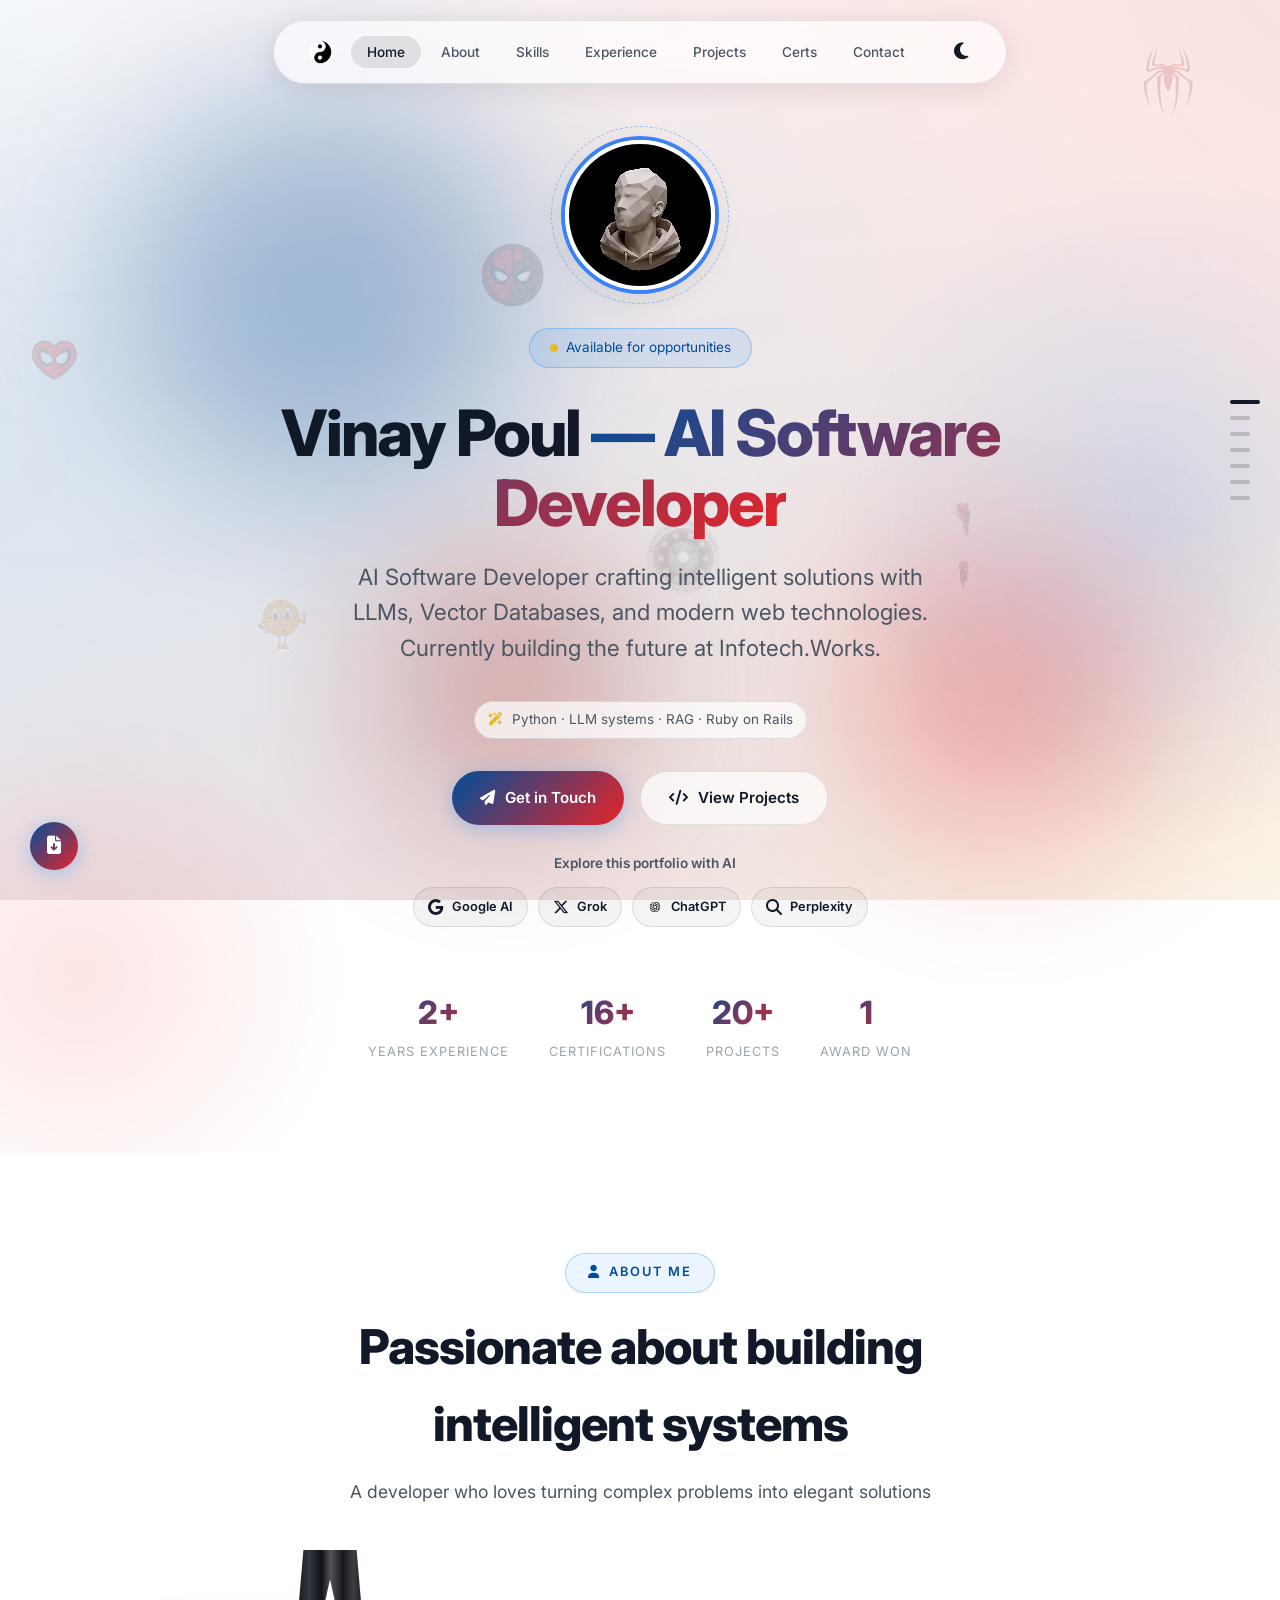
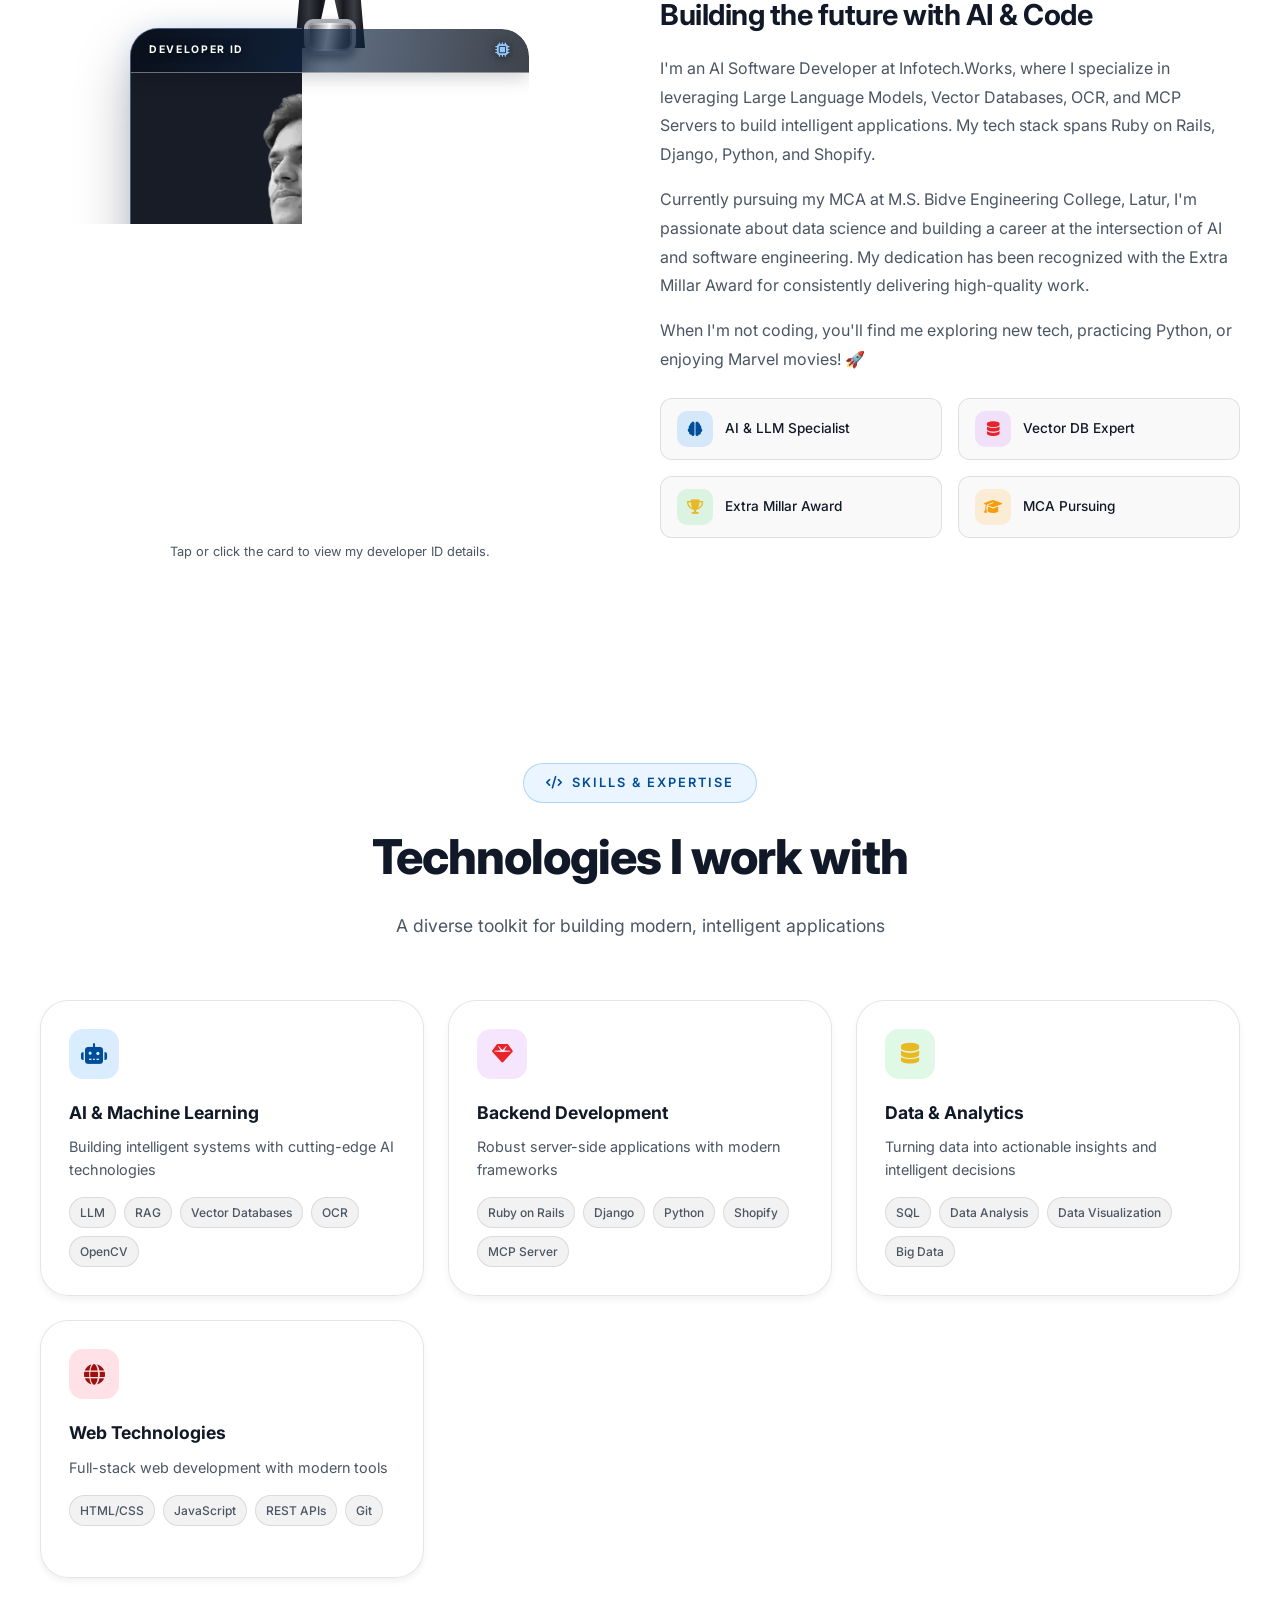
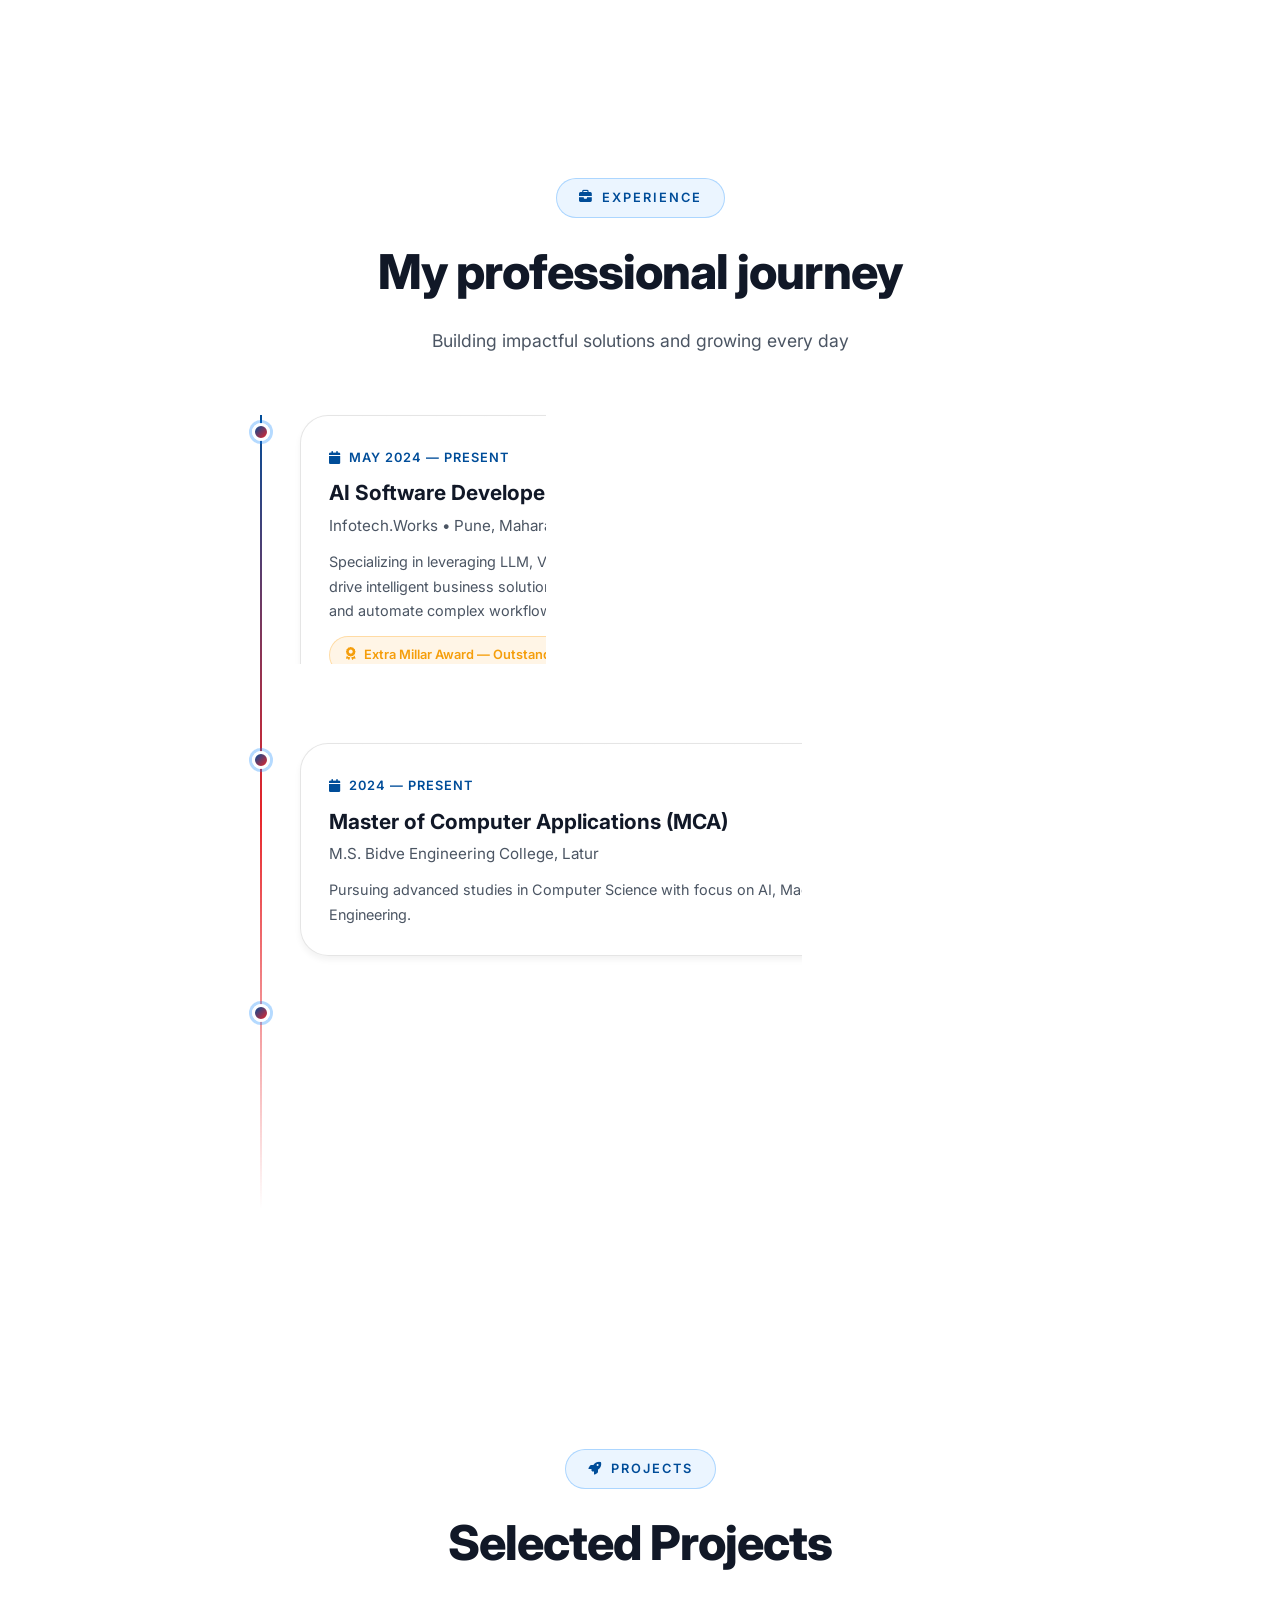
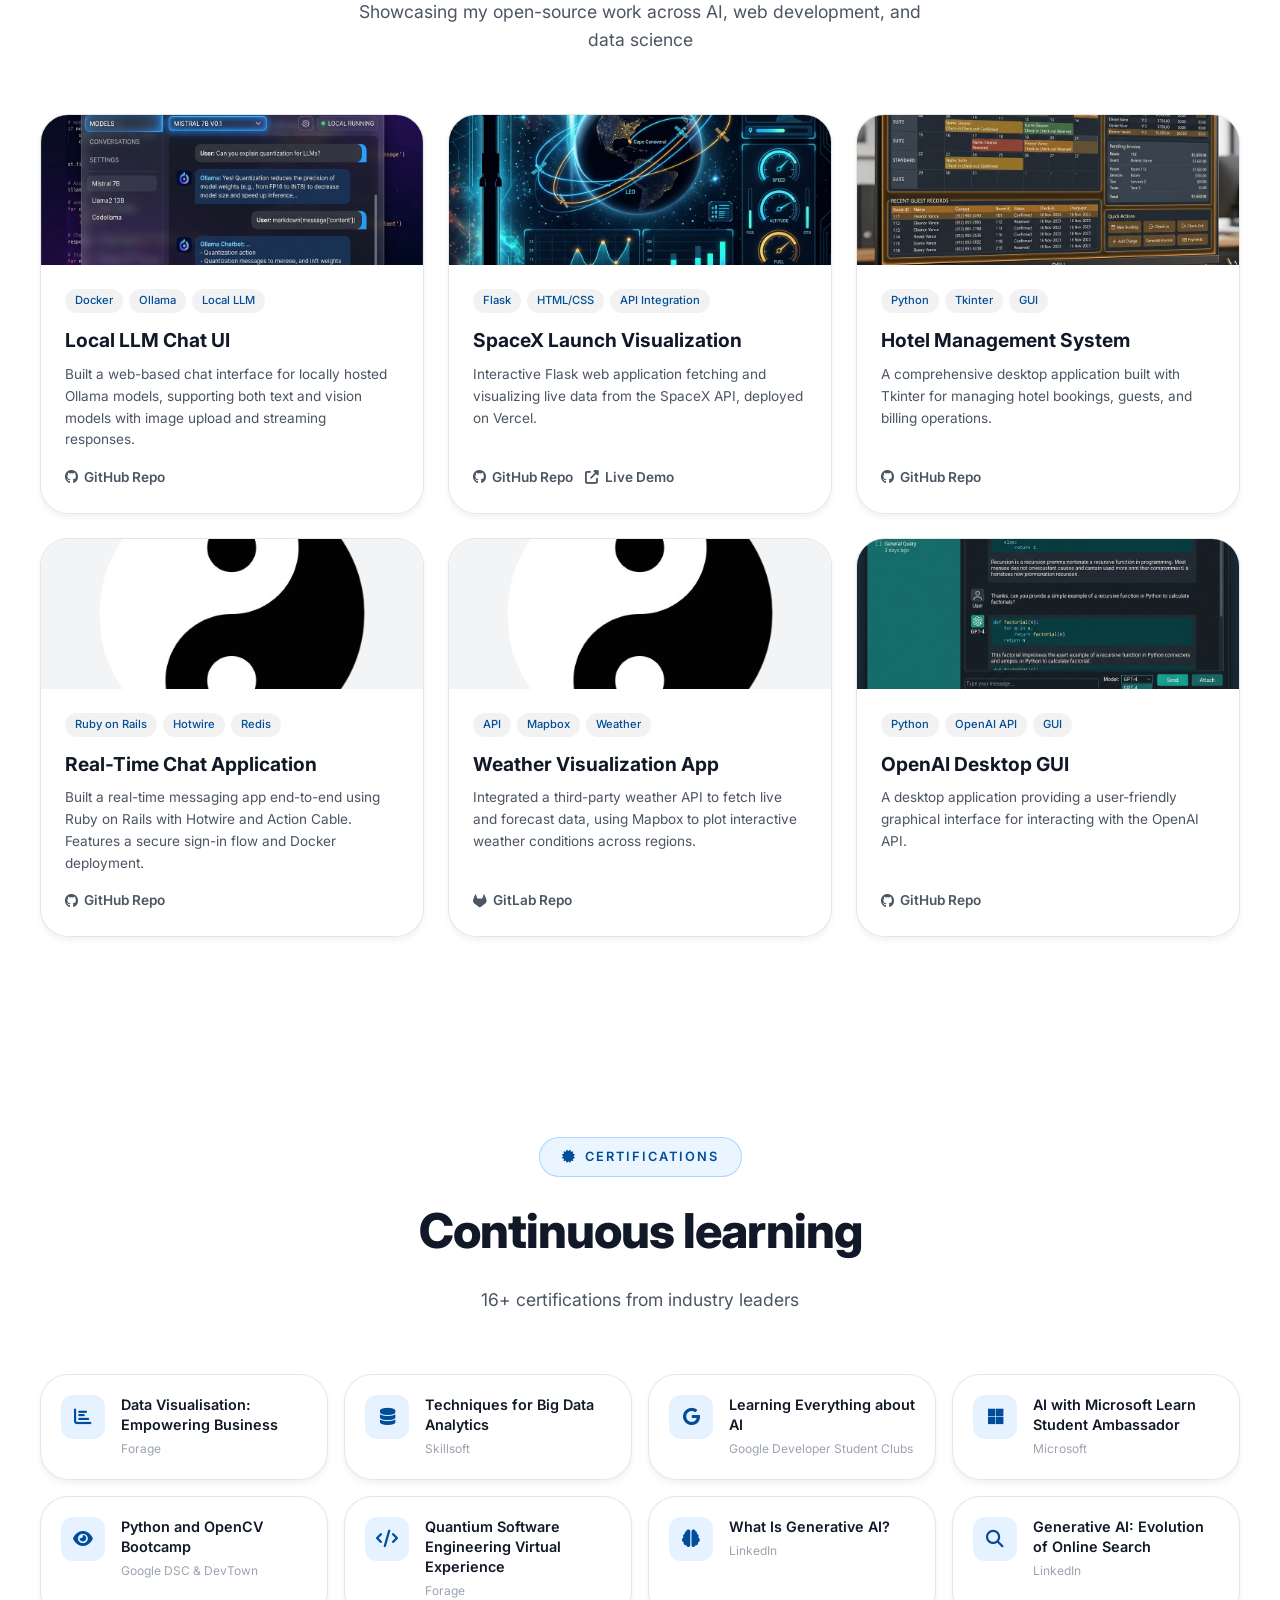
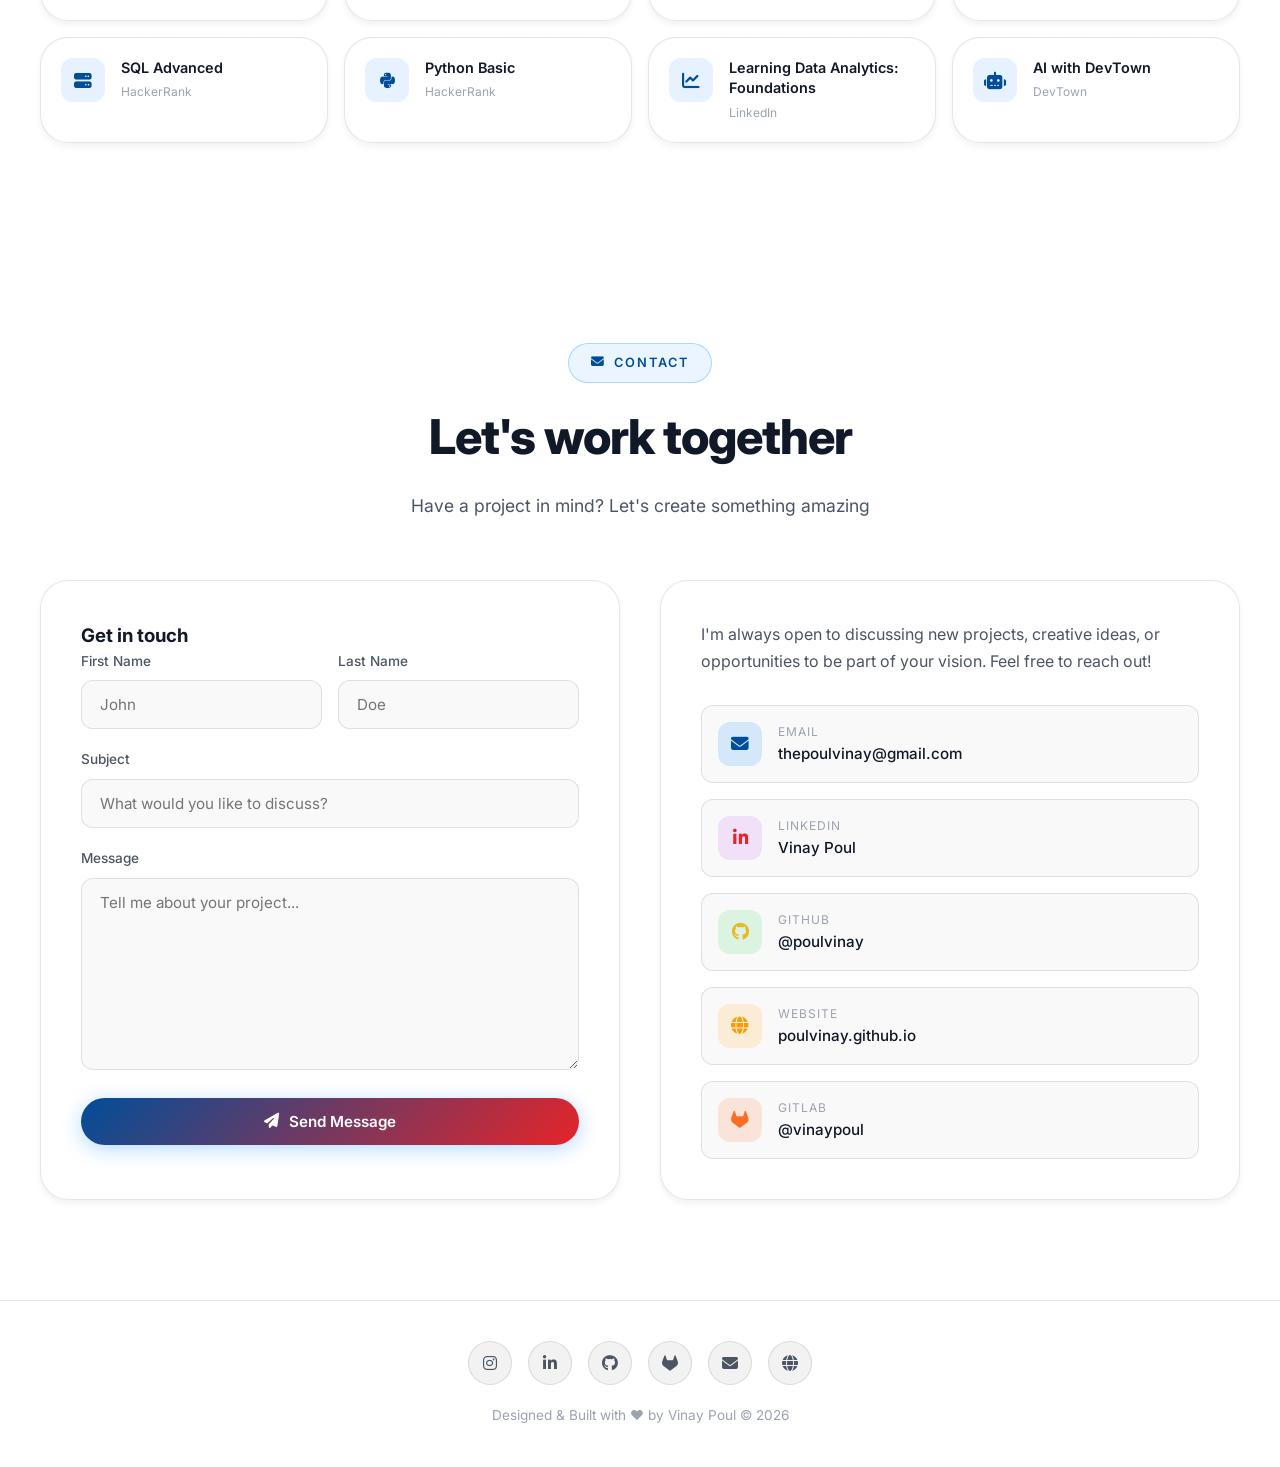
<file: index.html>
<!DOCTYPE html>
<html lang="en" data-theme="dark">

<head>
    <meta charset="UTF-8">
    <meta name="viewport" content="width=device-width, initial-scale=1.0">
    
    <!-- Primary Meta Tags -->
    <title>Vinay Poul | AI Software Developer</title>
    <meta name="description" content="Vinay Poul is an AI Software Developer at Infotech.Works, building LLM, RAG, vector database, Python, Ruby on Rails, and data-driven applications.">
    <meta name="author" content="Vinay Poul">
    <meta name="robots" content="index, follow">
    <meta name="keywords" content="Vinay Poul, AI Software Developer, Python Developer, Ruby on Rails Developer, LLM, RAG, vector databases, Django, Shopify, OCR">
    <meta name="theme-color" content="#0a0f1f">
    <meta name="color-scheme" content="dark light">

    <!-- Open Graph / Facebook -->
    <meta property="og:type" content="website">
    <meta property="og:url" content="https://poulvinay.github.io/">
    <meta property="og:title" content="Vinay Poul | AI Software Developer">
    <meta property="og:description" content="AI Software Developer at Infotech.Works building LLM, RAG, vector database, Python, and Ruby on Rails applications.">
    <meta property="og:image" content="https://poulvinay.github.io/assets/images/profile/vinay-profile-bw.jpg">
    <meta property="og:image:alt" content="Portrait of Vinay Poul">
    <meta property="og:image:type" content="image/jpeg">
    <meta property="og:image:width" content="960">
    <meta property="og:image:height" content="960">
    <meta property="og:site_name" content="Vinay Poul Portfolio">
    <meta property="og:locale" content="en_IN">

    <!-- Twitter -->
    <meta name="twitter:card" content="summary_large_image">
    <meta name="twitter:title" content="Vinay Poul | AI Software Developer">
    <meta name="twitter:description" content="AI Software Developer at Infotech.Works building LLM, RAG, vector database, Python, and Ruby on Rails applications.">
    <meta name="twitter:image" content="https://poulvinay.github.io/assets/images/profile/vinay-profile-bw.jpg">
    <meta name="twitter:image:alt" content="Portrait of Vinay Poul">
    <meta name="twitter:creator" content="@poulvinay">

    <!-- Canonical URL -->
    <link rel="canonical" href="https://poulvinay.github.io/">

    <!-- Favicon -->
    <link rel="icon" href="assets/images/icons/yin-yang.png" type="image/jpeg">
    <link rel="preload" as="image" href="assets/images/profile/vinay-profile-bw-480.webp" fetchpriority="high">

    <link rel="preconnect" href="https://fonts.googleapis.com">
    <link rel="preconnect" href="https://fonts.gstatic.com" crossorigin>
    <link rel="preconnect" href="https://cdnjs.cloudflare.com" crossorigin>
    <link rel="preload" as="style" href="https://fonts.googleapis.com/css2?family=Inter:wght@300;400;500;600;700;800;900&display=swap" onload="this.onload=null;this.rel='stylesheet'">
    <noscript><link rel="stylesheet" href="https://fonts.googleapis.com/css2?family=Inter:wght@300;400;500;600;700;800;900&display=swap"></noscript>
    <link rel="preload" as="style" href="https://cdnjs.cloudflare.com/ajax/libs/font-awesome/6.5.1/css/all.min.css" onload="this.onload=null;this.rel='stylesheet'">
    <noscript><link rel="stylesheet" href="https://cdnjs.cloudflare.com/ajax/libs/font-awesome/6.5.1/css/all.min.css"></noscript>

    <!-- External CSS -->
    <link rel="stylesheet" href="style.css">
    <style>
        .resume-prompt { position:fixed; inset:0; width:min(92vw, 430px); max-height:calc(100vh - 32px); margin:auto; padding:28px; overflow:auto; border:1px solid rgba(255,255,255,.18); border-radius:20px; background:#111827; color:#f8fafc; box-shadow:0 24px 90px rgba(0,0,0,.55); }
        .resume-prompt::backdrop { background:rgba(3,7,18,.72); backdrop-filter:blur(5px); }
        .resume-prompt h2 { margin:0 0 8px; font-size:1.35rem; }
        .resume-prompt p { margin:0 0 22px; color:#cbd5e1; line-height:1.55; }
        .resume-prompt-actions { display:flex; align-items:center; gap:12px; }
        .resume-prompt-actions a { text-decoration:none; }
        .resume-prompt-close { border:0; background:transparent; color:#cbd5e1; padding:12px 8px; font:inherit; cursor:pointer; }
        .resume-fab { position:fixed; z-index:999; left:30px; bottom:30px; display:grid; width:48px; height:48px; place-items:center; border:0; border-radius:50%; background:var(--gradient-1); color:#fff; font-size:1.15rem; cursor:pointer; box-shadow:0 4px 20px rgba(10,132,255,.3); transition:var(--transition); }
        .resume-fab:hover { transform:translateY(-3px); box-shadow:0 8px 30px rgba(10,132,255,.5); }
        @media (max-width:600px) { .resume-fab { left:18px; bottom:20px; } .resume-prompt { padding:22px; } .resume-prompt-actions { align-items:stretch; flex-direction:column; } .resume-prompt-actions .btn { justify-content:center; } }
        @media (prefers-reduced-motion:no-preference) { .resume-prompt[open] { animation:resume-prompt-in .2s ease-out; } @keyframes resume-prompt-in { from { opacity:0; transform:translateY(8px) scale(.98); } to { opacity:1; transform:none; } } }
    </style>

    <script type="application/ld+json">
    {"@context":"https://schema.org","@graph":[
      {"@type":"WebSite","@id":"https://poulvinay.github.io/#website","url":"https://poulvinay.github.io/","name":"Vinay Poul Portfolio","publisher":{"@id":"https://poulvinay.github.io/#vinay-poul"},"inLanguage":"en-IN"},
      {"@type":"WebPage","@id":"https://poulvinay.github.io/#webpage","url":"https://poulvinay.github.io/","name":"Vinay Poul | AI Software Developer","description":"Portfolio of Vinay Poul, an AI Software Developer at Infotech.Works specializing in LLM applications, RAG, vector databases, Python, Ruby on Rails, and Django.","dateModified":"2026-10-13","isPartOf":{"@id":"https://poulvinay.github.io/#website"},"about":{"@id":"https://poulvinay.github.io/#vinay-poul"},"primaryImageOfPage":{"@id":"https://poulvinay.github.io/#profile-image"},"inLanguage":"en-IN"},
      {"@type":"ImageObject","@id":"https://poulvinay.github.io/#profile-image","url":"https://poulvinay.github.io/assets/images/profile/vinay-profile-bw.jpg","caption":"Vinay Poul, AI Software Developer"},
      {"@type":"Person","@id":"https://poulvinay.github.io/#vinay-poul","name":"Vinay Poul","url":"https://poulvinay.github.io/","image":{"@id":"https://poulvinay.github.io/#profile-image"},"jobTitle":"AI Software Developer","worksFor":{"@type":"Organization","name":"Infotech.Works"},"address":{"@type":"PostalAddress","addressLocality":"Pune","addressRegion":"Maharashtra","addressCountry":"IN"},"email":"mailto:thepoulvinay@gmail.com","sameAs":["https://www.linkedin.com/in/vinay-poul/","https://github.com/poulvinay","https://gitlab.com/vinaypoul","https://poulvinay.github.io/"],"knowsAbout":["Large language models","Retrieval-augmented generation","Vector databases","Python","Ruby on Rails","Django","OCR","Model Context Protocol"]},
      {"@type":"ItemList","name":"Selected software projects by Vinay Poul","itemListElement":[{"@type":"ListItem","position":1,"item":{"@type":"SoftwareApplication","name":"Local LLM Chat UI","applicationCategory":"DeveloperApplication","url":"https://github.com/poulvinay/ollama_user_interface","programmingLanguage":"Python"}},{"@type":"ListItem","position":2,"item":{"@type":"SoftwareApplication","name":"SpaceX Launch Visualization","applicationCategory":"WebApplication","url":"https://space-x-launch-visualization.vercel.app","programmingLanguage":"Python"}},{"@type":"ListItem","position":3,"item":{"@type":"SoftwareApplication","name":"Real-Time Chat Application","applicationCategory":"WebApplication","url":"https://github.com/poulvinay/ChatApp","programmingLanguage":"Ruby"}}]}
    ]}
    </script>
</head>

<body>
    <div class="loader" id="loader">
        <div class="loader-ring"></div>
    </div>

    <div class="bg-gradient"></div>
    <div class="floating-orb orb-1"></div>
    <div class="floating-orb orb-2"></div>
    <div class="floating-orb orb-3"></div>

    <nav class="navbar" id="navbar" aria-label="Primary navigation">
        <div class="nav-logo-container">
            <img src="assets/images/icons/yin-yang.png" alt="Logo" class="nav-logo-img">
        </div>
        <button class="nav-toggle" id="navToggle" aria-label="Open navigation menu" aria-controls="navLinks" aria-expanded="false"><i class="fas fa-bars"></i></button>
        <ul class="nav-links" id="navLinks">
        </ul>
        <button id="themeToggle" class="theme-switch" aria-label="Toggle Theme">
            <i class="fas fa-sun"></i>
        </button>
    </nav>

    <main id="main-content">
    <section class="hero" id="home">
        <div class="hero-content">
            <div class="hero-profile">
                <video data-src="assets/images/profile/profile-video.webm" poster="assets/images/profile/vinay-profile-bw-480.webp" width="960" height="960" muted playsinline preload="none" aria-label="Vinay Poul, AI Software Developer"></video>
            </div>
            <div class="hero-badge"><span class="pulse"></span> Available for opportunities</div>
            <h1 class="hero-title">Vinay Poul <span class="gradient-text">— AI Software Developer</span></h1>
            <p class="hero-subtitle">AI Software Developer crafting intelligent solutions with LLMs, Vector Databases,
                and modern web technologies. Currently building the future at Infotech.Works.</p>
            <p class="hero-specialties"><i class="fas fa-wand-magic-sparkles" aria-hidden="true"></i> Python · LLM systems · RAG · Ruby on Rails</p>
            <div class="hero-buttons">
                <a href="#contact" class="btn btn-primary"><i class="fas fa-paper-plane"></i> Get in Touch</a>
                <a href="#projects" class="btn btn-secondary"><i class="fas fa-code"></i> View Projects</a>
            </div>
            <div class="ai-shortcuts" role="group" aria-label="Ask AI about this portfolio">
                <p class="ai-shortcuts-title"><i class="fas fa-sparkles" aria-hidden="true"></i> Explore this portfolio with AI</p>
                <div class="ai-shortcuts-list"></div>
            </div>
            <div class="hero-stats">
            </div>
        </div>
    </section>

    <section class="section" id="about">
        <div class="section-header reveal">
            <a class="section-tag" href="#about"><i class="fas fa-user" aria-hidden="true"></i> About Me</a>
            <h2 class="section-title">Passionate about building intelligent systems</h2>
            <p class="section-desc">A developer who loves turning complex problems into elegant solutions</p>
        </div>
        <div class="about-grid">
            <div class="about-image reveal">
                <article class="profile-card" id="aboutProfileCard" aria-label="Developer ID card for Vinay Poul" tabindex="0" role="button" aria-pressed="false" aria-describedby="profileCardHint">
                    <div class="profile-card-flipper">
                        <section class="profile-card-face profile-card-front" aria-label="ID card front">
                            <div class="profile-card-image">
                                <img class="profile-card-photo" src="assets/images/profile/vinay-profile-bw-960.webp" srcset="assets/images/profile/vinay-profile-bw-480.webp 480w, assets/images/profile/vinay-profile-bw-960.webp 960w" sizes="(max-width: 768px) 280px, 400px" width="960" height="960" alt="Portrait of Vinay Poul" loading="lazy" decoding="async">
                                <span class="profile-card-label">DEVELOPER ID <i class="fas fa-microchip" aria-hidden="true"></i></span>
                                <div class="profile-card-holo" aria-hidden="true"></div>
                            </div>
                            <div class="profile-card-info"><span class="profile-card-kicker">AI · SOFTWARE</span><div class="profile-card-identity-row"><h3>Vinay Poul</h3><a class="profile-card-scanner" href="https://github.com/poulvinay" target="_blank" rel="noopener noreferrer" aria-label="Scan the QR code or open Vinay Poul's GitHub profile"><img src="assets/images/profile/github_poulvinay.png" alt="QR code linking to Vinay Poul's GitHub profile" loading="lazy" decoding="async"></a></div><p>AI Software Developer</p></div>
                            <div class="profile-card-rim" aria-hidden="true"></div>
                        </section>
                        <section class="profile-card-face profile-card-back" aria-label="ID card details" aria-hidden="true" inert>
                            <div class="profile-card-back-head"><span>PROFILE / 001</span><i class="fas fa-fingerprint" aria-hidden="true"></i></div>
                            <h3>Developer Profile</h3>
                            <p class="profile-card-summary">I build intelligent applications that bring AI research into useful, real-world products.</p>
                            <dl class="profile-card-details">
                                <div><dt>FOCUS</dt><dd>LLMs · RAG · Vector Databases</dd></div>
                                <div><dt>STACK</dt><dd>Python · Django · Rails · Shopify</dd></div>
                                <div><dt>BASED AT</dt><dd>Pune, Maharashtra · India</dd></div>
                                <div><dt>WORKPLACE</dt><dd>Infotech.Works</dd></div>
                            </dl>
                            <a class="profile-card-contact" href="mailto:thepoulvinay@gmail.com">Get in touch <i class="fas fa-arrow-up-right-from-square" aria-hidden="true"></i></a>
                            <div class="profile-card-rim" aria-hidden="true"></div>
                        </section>
                    </div>
                </article>
                <p class="profile-card-instruction" id="profileCardHint">Tap or click the card to view my developer ID details.</p>
            </div>
        <div class="about-text reveal"></div>
        </div>
    </section>

    <section class="section" id="skills" aria-labelledby="skills-title">
        <div class="section-header reveal">
            <a class="section-tag" href="#skills"><i class="fas fa-code" aria-hidden="true"></i> Skills &amp; Expertise</a>
            <h2 class="section-title" id="skills-title">Technologies I work with</h2>
            <p class="section-desc">A diverse toolkit for building modern, intelligent applications</p>
        </div>
        <div class="skills-grid">
        </div>
    </section>

    <section class="section" id="experience">
        <div class="section-header reveal">
            <a class="section-tag" href="#experience"><i class="fas fa-briefcase" aria-hidden="true"></i> Experience</a>
            <h2 class="section-title">My professional journey</h2>
            <p class="section-desc">Building impactful solutions and growing every day</p>
        </div>
        <div class="timeline">
        </div>
    </section>

    <section class="section" id="projects">
        <div class="section-header reveal">
            <a class="section-tag" href="#projects"><i class="fas fa-rocket" aria-hidden="true"></i> Projects</a>
            <h2 class="section-title">Selected Projects</h2>
            <p class="section-desc">Showcasing my open-source work across AI, web development, and data science</p>
        </div>
        <div class="projects-grid">
        </div>
    </section>

    <section class="section" id="certifications">
        <div class="section-header reveal">
            <a class="section-tag" href="#certifications"><i class="fas fa-certificate" aria-hidden="true"></i> Certifications</a>
            <h2 class="section-title">Continuous learning</h2>
            <p class="section-desc">16+ certifications from industry leaders</p>
        </div>
        <div class="certs-grid">
        </div>
    </section>

    <section class="section" id="contact">
        <div class="section-header reveal">
            <a class="section-tag" href="#contact"><i class="fas fa-envelope" aria-hidden="true"></i> Contact</a>
            <h2 class="section-title">Let's work together</h2>
            <p class="section-desc">Have a project in mind? Let's create something amazing</p>
        </div>
        <div class="contact-wrapper"></div>
    </section>
    </main>

    <footer class="footer">
        <div class="footer-social"></div>
        <p class="footer-text"></p>
    </footer>

    <div class="scroll-indicator" id="scrollIndicator">
        <a href="#home" class="scroll-dot active" aria-label="Home"></a>
        <a href="#about" class="scroll-dot" aria-label="About"></a>
        <a href="#skills" class="scroll-dot" aria-label="Skills"></a>
        <a href="#experience" class="scroll-dot" aria-label="Experience"></a>
        <a href="#projects" class="scroll-dot" aria-label="Projects"></a>
        <a href="#certifications" class="scroll-dot" aria-label="Certifications"></a>
        <a href="#contact" class="scroll-dot" aria-label="Contact"></a>
    </div>

    <button class="scroll-top" id="scrollTop" aria-label="Scroll to top"><i class="fas fa-arrow-up"></i></button>
    <button class="resume-fab" id="resumePromptOpen" type="button" aria-label="Open resume options" aria-haspopup="dialog" title="Resume options"><i class="fas fa-file-arrow-down" aria-hidden="true"></i></button>

    <dialog class="resume-prompt" id="resumePrompt" aria-labelledby="resumePromptTitle" aria-describedby="resumePromptText">
        <h2 id="resumePromptTitle">Short on time?</h2>
        <p id="resumePromptText">Get a quick view of my experience, skills, and contact details in my resume.</p>
        <div class="resume-prompt-actions">
            <a class="btn btn-primary" href="resume.html"><i class="fas fa-file-lines" aria-hidden="true"></i> View resume</a>
            <button class="resume-prompt-close" type="button">Maybe later</button>
        </div>
    </dialog>

    <!-- External JS -->
    <script src="data.js"></script>
    <script src="script.js"></script>
    <script>
        const resumePrompt = document.getElementById("resumePrompt");
        const resumePromptKey = "resumePromptSeen";
        const closeResumePrompt = () => {
            resumePrompt.close();
            try { sessionStorage.setItem(resumePromptKey, "true"); } catch (error) {}
        };
        document.getElementById("resumePromptOpen").addEventListener("click", () => {
            if (!resumePrompt.open) resumePrompt.showModal();
        });
        resumePrompt.querySelector(".resume-prompt-close").addEventListener("click", closeResumePrompt);
        resumePrompt.addEventListener("click", (event) => {
            if (event.target === resumePrompt) closeResumePrompt();
        });
        let hasSeenResumePrompt = false;
        try { hasSeenResumePrompt = sessionStorage.getItem(resumePromptKey) === "true"; } catch (error) {}
        if (!hasSeenResumePrompt) {
            window.setTimeout(() => {
                if (resumePrompt.open) return;
                resumePrompt.showModal();
                try { sessionStorage.setItem(resumePromptKey, "true"); } catch (error) {}
            }, 5 * 60 * 1000);
        }
    </script>
</body>

</html>
</file>
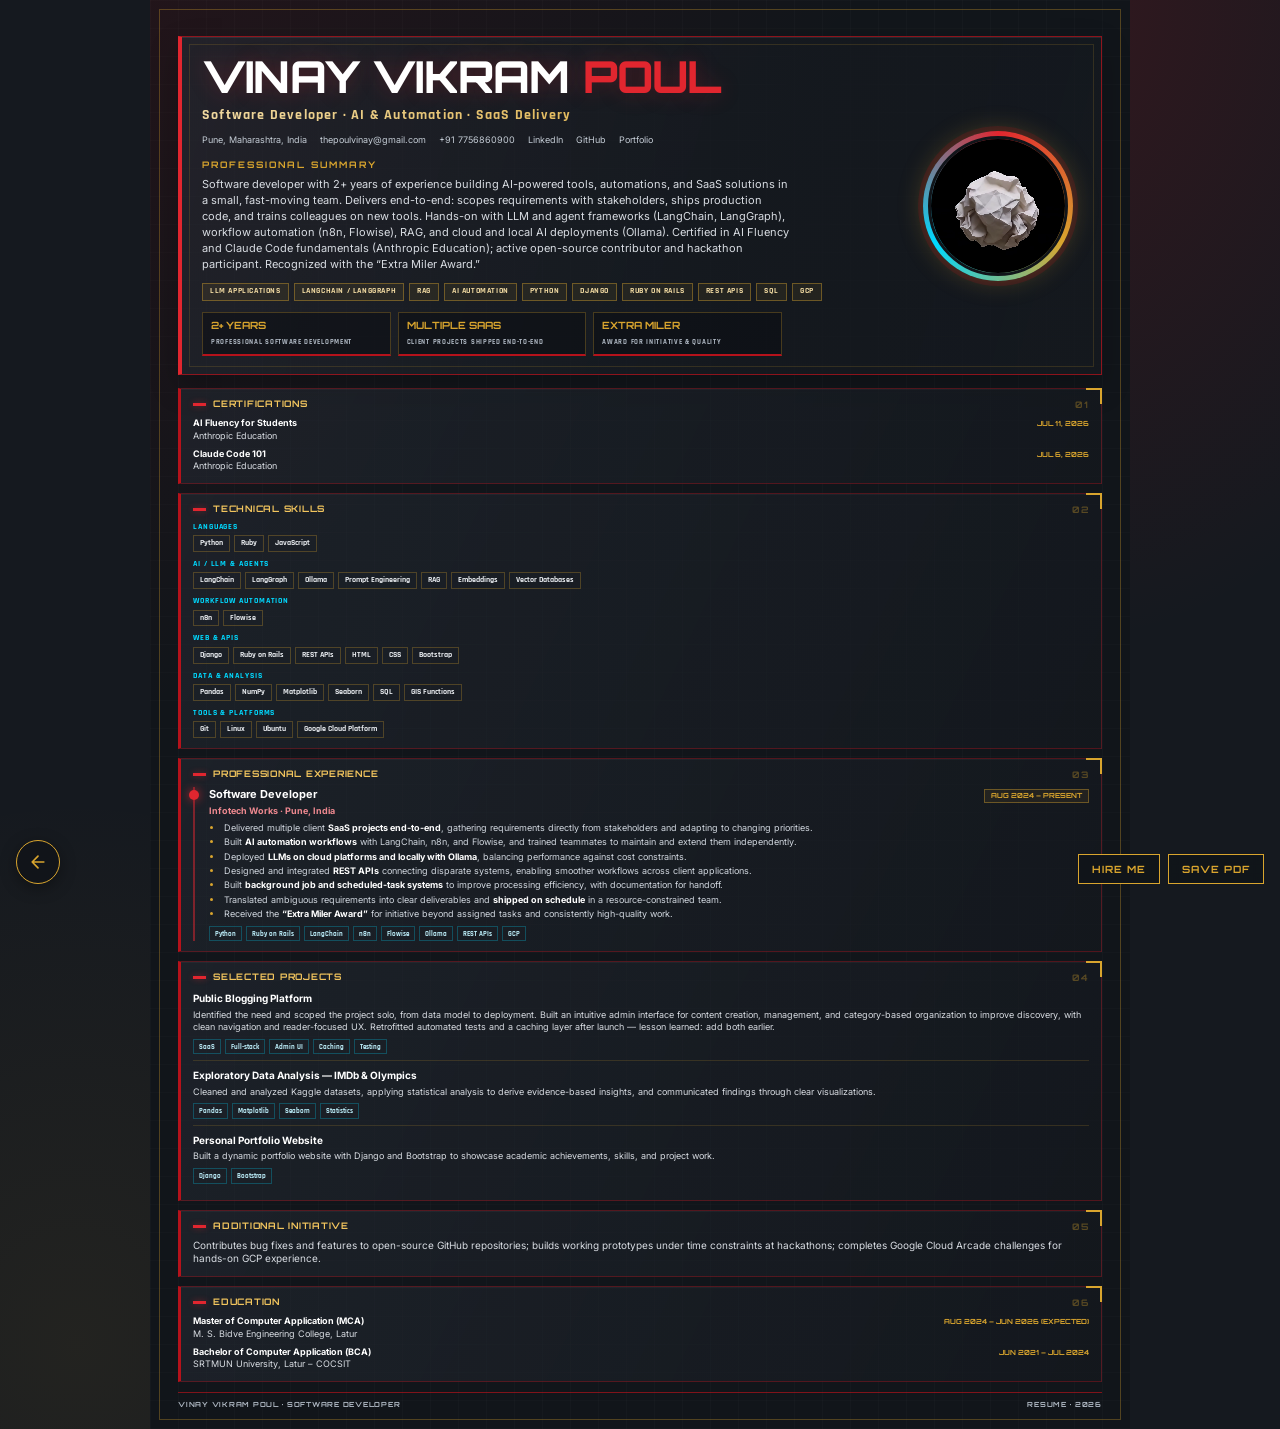
<file: resume.html>
<!doctype html>
<html lang="en">
<head>
<meta charset="utf-8">
<meta name="viewport" content="width=device-width, initial-scale=1">
<meta name="color-scheme" content="dark">
<meta name="robots" content="index, follow, max-image-preview:large">
<meta name="description" content="Explore Vinay Vikram Poul’s resume: AI software developer in Pune with experience in LLMs, RAG, LangChain, Python, Django, Ruby on Rails, and SaaS delivery.">
<meta name="keywords" content="Vinay Vikram Poul resume, AI Software Developer Pune, LLM, LangChain, LangGraph, RAG, Python, Django, Ruby on Rails, SaaS">
<link rel="canonical" href="https://poulvinay.github.io/resume.html">
<meta property="og:type" content="profile">
<meta property="og:url" content="https://poulvinay.github.io/resume.html">
<meta property="og:title" content="Vinay Vikram Poul – AI Software Developer Resume">
<meta property="og:description" content="Experience, skills, projects, and contact details for Vinay Vikram Poul, an AI software developer based in Pune, India.">
<meta property="og:image" content="https://poulvinay.github.io/assets/images/profile/vinay-profile-bw-960.webp">
<meta property="og:image:alt" content="Portrait of Vinay Vikram Poul">
<meta name="twitter:card" content="summary">
<meta name="twitter:title" content="Vinay Vikram Poul – AI Software Developer Resume">
<meta name="twitter:description" content="AI software developer in Pune, India. View Vinay Poul’s experience, skills, and projects.">
<meta name="twitter:image" content="https://poulvinay.github.io/assets/images/profile/vinay-profile-bw-960.webp">
<title>Vinay Vikram Poul – AI Software Developer Resume | Pune</title>
<script type="application/ld+json">
{"@context":"https://schema.org","@type":"ProfilePage","url":"https://poulvinay.github.io/resume.html","name":"Vinay Vikram Poul – AI Software Developer Resume","description":"Resume of Vinay Vikram Poul, an AI software developer in Pune, India.","inLanguage":"en-IN","mainEntity":{"@type":"Person","name":"Vinay Vikram Poul","jobTitle":"Software Developer","url":"https://poulvinay.github.io/","image":"https://poulvinay.github.io/assets/images/profile/vinay-profile-bw-960.webp","email":"mailto:thepoulvinay@gmail.com","telephone":"+917756860900","address":{"@type":"PostalAddress","addressLocality":"Pune","addressRegion":"Maharashtra","addressCountry":"IN"},"worksFor":{"@type":"Organization","name":"Infotech Works"},"alumniOf":["M. S. Bidve Engineering College, Latur","SRTMUN University, Latur"],"knowsAbout":["LangChain","LangGraph","Retrieval-augmented generation","Ollama","n8n","Flowise","Python","Django","Ruby on Rails","REST APIs","SQL","Google Cloud Platform"],"sameAs":["https://www.linkedin.com/in/vinay-poul/","https://github.com/poulvinay","https://gitlab.com/vinaypoul"]}}
</script>
<link rel="preconnect" href="https://fonts.googleapis.com">
<link rel="preconnect" href="https://fonts.gstatic.com" crossorigin>
<link rel="preload" as="style" href="https://fonts.googleapis.com/css2?family=Inter:wght@400;600;700&amp;family=Orbitron:wght@700;800&amp;family=Rajdhani:wght@600;700&amp;display=swap" onload="this.onload=null;this.rel='stylesheet'">
<noscript><link rel="stylesheet" href="https://fonts.googleapis.com/css2?family=Inter:wght@400;600;700&amp;family=Orbitron:wght@700;800&amp;family=Rajdhani:wght@600;700&amp;display=swap"></noscript>
<style>
:root {
  color-scheme: dark;
  --red: #b5121b;
  --red-hot: #e1262f;
  --gold: #d9a52e;
  --gunmetal: #15191f;
  --cyan: #00d9ff;
  --paper: #f3f4f6;
  --muted: #aeb7c2;
  --soft: #d8dce2;
  --font-tech: "Orbitron", "Arial Narrow", Arial, sans-serif;
  --font-label: "Rajdhani", "Arial Narrow", Arial, sans-serif;
  --font-body: Inter, "Segoe UI", Arial, sans-serif;
}
* { box-sizing: border-box; }
html { background: #0b0e12; }
body {
  margin: 0;
  color: var(--paper);
  background:
    radial-gradient(ellipse at 82% 0%, rgba(181,18,27,.18), transparent 32%),
    radial-gradient(ellipse at 6% 94%, rgba(217,165,46,.07), transparent 29%),
    var(--gunmetal);
  font-family: var(--font-body);
  font-size: 12px;
  line-height: 1.38;
}
a { color: inherit; text-decoration: none; }
.resume {
  position: relative;
  isolation: isolate;
  width: min(100%, 980px);
  min-height: 100vh;
  margin: 0 auto;
  padding: 24px 28px 20px;
  overflow: hidden;
  background:
    linear-gradient(135deg, rgba(181,18,27,.10), transparent 30%),
    linear-gradient(90deg, rgba(255,255,255,.015) 1px, transparent 1px),
    linear-gradient(rgba(255,255,255,.012) 1px, transparent 1px),
    #11151a;
  background-size: auto, 28px 28px, 28px 28px, auto;
}
.resume > * { position: relative; z-index: 1; }
.resume::before {
  content: "";
  position: absolute;
  z-index: -1;
  inset: 9px;
  border: 1px solid rgba(217,165,46,.32);
  pointer-events: none;
}
.footer {
  display: flex;
  justify-content: space-between;
  align-items: center;
  gap: 12px;
  color: var(--muted);
  font: 700 9px/1.3 var(--font-tech);
  letter-spacing: 1.1px;
  text-transform: uppercase;
}
.hero {
  position: relative;
  display: grid;
  grid-template-columns: minmax(0,1fr) 220px;
  gap: 20px;
  align-items: center;
  min-height: 188px;
  margin: 12px 0 13px;
  padding: 18px 20px;
  overflow: hidden;
  border: 1px solid rgba(181,18,27,.75);
  border-left: 4px solid var(--red-hot);
  background: linear-gradient(105deg, rgba(37,43,52,.58) 0%, rgba(21,25,31,.78) 63%, rgba(21,25,31,.72) 100%);
  box-shadow: inset 0 1px rgba(255,255,255,.08), 0 12px 28px rgba(0,0,0,.22);
}
.hero::before { content: ""; position: absolute; pointer-events: none; }
.hero::before { inset: 7px; border: 1px solid rgba(217,165,46,.16); clip-path: polygon(0 0,100% 0,100% 100%,0 100%); }
.hero-copy { position: relative; z-index: 1; }
.eyebrow { margin: 0 0 7px; color: var(--gold); font: 700 9px/1.3 var(--font-tech); letter-spacing: 2px; text-transform: uppercase; }
h1 { margin: 0; color: #fff; font: 800 clamp(29px,4vw,44px)/.98 var(--font-tech); letter-spacing: -.8px; }
h1 span { color: var(--red-hot); }
.role { margin: 8px 0 9px; color: #f0d9a1; font: 700 14px/1.3 var(--font-label); letter-spacing: 1.2px; }
.summary { max-width: 590px; margin: 0; color: var(--soft); font-size: 11px; line-height: 1.45; }
.contact { display: flex; flex-wrap: wrap; gap: 5px 13px; margin-top: 10px; color: #c4ccd5; font-size: 9px; }
.contact span { white-space: nowrap; }
.metrics { display: grid; grid-template-columns: repeat(3,1fr); gap: 7px; margin-top: 11px; max-width: 580px; }
.metric { padding: 6px 8px; border: 1px solid rgba(217,165,46,.28); border-bottom: 2px solid var(--red); background: rgba(10,13,17,.53); }
.metric strong { display: block; color: var(--gold); font: 700 10px/1.3 var(--font-tech); }
.metric small { color: var(--muted); font: 700 7px/1.3 var(--font-label); letter-spacing: .7px; text-transform: uppercase; }
.columns { display: grid; grid-template-columns: minmax(0,1.14fr) minmax(270px,.86fr); gap: 11px; }
.stack { display: grid; align-content: start; gap: 10px; }
.panel { position: relative; min-width: 0; padding: 10px 12px; border: 1px solid rgba(181,18,27,.38); border-left: 3px solid var(--red); background: linear-gradient(115deg,rgba(37,43,52,.54),rgba(20,24,30,.72)); box-shadow: inset 0 1px rgba(255,255,255,.035); break-inside: avoid; }
.panel::before { content: ""; position: absolute; top: -1px; right: -1px; width: 14px; height: 14px; border-top: 2px solid var(--gold); border-right: 2px solid var(--gold); }
h2 { display: flex; align-items: center; gap: 7px; margin: 0 0 7px; color: #f2c55e; font: 700 9px/1.2 var(--font-tech); letter-spacing: .75px; text-transform: uppercase; }
h2::before { content: ""; display: inline-block; width: 13px; height: 3px; background: var(--red-hot); box-shadow: 0 0 6px rgba(225,38,47,.45); }
p { margin: 0; }
.panel-copy { color: var(--soft); font-size: 10px; }
.job { padding: 0 0 8px; margin: 0 0 8px; border-bottom: 1px solid rgba(217,165,46,.17); }
.job:last-child { padding: 0; margin: 0; border: 0; }
.job-head { display: flex; justify-content: space-between; align-items: baseline; gap: 8px; }
.job-title { color: #fff; font-size: 11px; font-weight: 700; }
.date { flex: none; color: var(--gold); font: 700 7px/1.2 var(--font-tech); white-space: nowrap; }
.company { margin: 2px 0 4px; color: #ef8990; font-size: 9px; font-weight: 700; }
ul { margin: 3px 0 0; padding-left: 14px; color: #d1d7df; font-size: 9px; }
li { padding-left: 1px; margin: 0 0 2px; }
li::marker { color: var(--gold); }
.project { padding: 6px 0; border-top: 1px solid rgba(217,165,46,.17); }
.project:first-of-type { padding-top: 0; border-top: 0; }
.project strong { color: #fff; font-size: 10px; }
.project p { margin-top: 2px; color: var(--soft); font-size: 9px; }
.tags { display: flex; flex-wrap: wrap; gap: 4px; margin-top: 5px; }
.tag { padding: 3px 5px; border: 1px solid rgba(0,217,255,.26); color: #bceefa; font: 700 7px/1.1 var(--font-label); }
.edu-row { display: flex; justify-content: space-between; gap: 7px; margin-bottom: 6px; color: var(--soft); font-size: 9px; }
.edu-row:last-child { margin-bottom: 0; }
.edu-row strong { color: #fff; }
.footer { margin-top: 10px; padding-top: 7px; border-top: 1px solid rgba(181,18,27,.68); font-size: 7px; letter-spacing: .75px; }
.footer span:last-child { text-align: right; }
/* Keep the armor-inspired theme while following the DOCX section flow. */
.columns { display: flex; flex-direction: column; gap: 9px; }
.stack { display: contents; }
section[aria-labelledby="certifications-title"] { order: 1; }
section[aria-labelledby="skills-title"] { order: 2; }
section[aria-labelledby="experience-title"] { order: 3; }
section[aria-labelledby="projects-title"] { order: 4; }
section[aria-labelledby="highlights-title"] { order: 5; }
section[aria-labelledby="education-title"] { order: 6; }
.panel { break-inside: avoid; }
.date { flex: 0 1 auto; white-space: normal; text-align: right; }
.edu-row { align-items: baseline; }
.contact { align-items: center; }
.contact + .eyebrow { margin-top: 12px; }
.keywords { display: flex; flex-wrap: wrap; gap: 5px; margin: 10px 0 0; padding: 0; list-style: none; }
.keywords li { margin: 0; padding: 3px 7px; border: 1px solid rgba(217,165,46,.4); background: rgba(217,165,46,.08); color: #f0d9a1; font: 700 8px/1.2 var(--font-label); letter-spacing: .6px; text-transform: uppercase; }
.keywords li::marker { content: ""; }
.skill-group { margin: 0 0 7px; }
.skill-group:last-child { margin: 0; }
.skill-group h3 { margin: 0 0 3px; color: var(--cyan); font: 700 8px/1.3 var(--font-label); letter-spacing: .9px; text-transform: uppercase; }
.skill-group .tags { margin-top: 0; }
.skill-group .tag { color: #e5e8ec; border-color: rgba(217,165,46,.28); font-size: 8px; padding: 3px 6px; }
.impact { color: var(--gold); font-weight: 700; }
section[aria-labelledby="competencies-title"] { order: 0; }
@media (max-width: 700px) {
  .resume { padding: 20px 16px; }
  .hero { grid-template-columns: minmax(0,1fr) 122px; gap: 7px; padding: 14px 13px; }
  .columns { grid-template-columns: 1fr; }
}
@media (max-width: 430px) {
  .hero { grid-template-columns: 1fr; }
  h1 { font-size: clamp(21px, 6.2vw, 25px); line-height: 1.08; }
  .summary { max-width: 100%; padding-right: 4px; }
  .contact { max-width: 270px; }
  .metrics { gap: 4px; }
  .metric { padding: 5px; }
}
@media (prefers-reduced-motion: reduce) { *, *::before, *::after { animation-duration: .01ms !important; animation-iteration-count: 1 !important; scroll-behavior: auto !important; } }

/* Interactive details */
h1 { text-shadow: 0 0 22px rgba(225,38,47,.28); }
.role { background: linear-gradient(90deg, #f0d9a1, var(--gold)); -webkit-background-clip: text; background-clip: text; color: transparent; }
.contact a { transition: color .2s; }
.contact a:hover { color: var(--cyan); }
.profile { position: absolute; z-index: 1; top: 50%; right: 28px; width: 150px; height: 150px; margin: 0; padding: 5px; transform: translateY(-50%); border-radius: 50%; background: none; box-shadow: 0 0 0 5px rgba(181,18,27,.18), 0 0 26px rgba(217,165,46,.28); }
.profile-video { display: block; width: 100%; height: 100%; border: 3px solid #11151a; border-radius: 50%; object-fit: cover; }
.profile-print-image, .profile-print-image[hidden] { display: none !important; }
.profile .initials { display: none; }
.profile.no-photo .initials { display: grid; width: 100%; height: 100%; place-items: center; border: 3px solid #11151a; border-radius: 50%; background: radial-gradient(circle at 35% 30%, #2a313b, #11151a); color: var(--gold); font: 800 38px var(--font-tech); letter-spacing: 2px; }
@keyframes ring { to { transform: rotate(360deg); } }
.profile::before { content: ""; position: absolute; z-index: -1; inset: 0; border-radius: 50%; background: conic-gradient(from 0deg, var(--red-hot), var(--gold), var(--cyan), var(--red-hot)); animation: ring 8s linear infinite; }
@media (max-width: 760px) { .profile { position: relative; top: auto; right: auto; transform: none; width: 96px; height: 96px; margin: 0 0 12px; } .hero { display: block; } .profile.no-photo .initials { font-size: 26px; } }
/* Panels */
.panel { transition: transform .25s ease, border-color .25s, box-shadow .25s; }
.panel:hover { transform: translateY(-2px); border-color: rgba(225,38,47,.75); box-shadow: 0 10px 26px rgba(0,0,0,.35), 0 0 0 1px rgba(217,165,46,.12), inset 0 1px rgba(255,255,255,.05); }
h2::after { content: attr(data-n); margin-left: auto; color: rgba(217,165,46,.35); font: 700 9px var(--font-tech); letter-spacing: 1px; }
.metric { transition: transform .2s, border-color .2s, background .2s; }
.metric:hover { transform: translateY(-2px); border-color: var(--gold); background: rgba(217,165,46,.08); }
.tag, .keywords li { transition: transform .15s, color .15s, border-color .15s, box-shadow .15s, background .15s; cursor: default; }
.tag:hover { color: #fff; border-color: var(--cyan); box-shadow: 0 0 10px rgba(0,217,255,.35); transform: translateY(-1px); }
.keywords li:hover { background: rgba(217,165,46,.2); border-color: var(--gold); transform: translateY(-1px); }
/* Experience timeline feel */
.job, .job:last-child { position: relative; padding: 0 0 0 14px; margin: 0; border-left: 2px solid rgba(225,38,47,.5); border-bottom: 0; }
.job::before { content: ""; position: absolute; left: -6px; top: 3px; width: 10px; height: 10px; border-radius: 50%; background: var(--red-hot); box-shadow: 0 0 10px rgba(225,38,47,.8); }
.job .date { padding: 2px 6px; border: 1px solid rgba(217,165,46,.4); background: rgba(217,165,46,.07); }
.job li strong { color: #fff; }
.project { transition: padding-left .2s, border-color .2s; }
.project:hover { padding-left: 6px; border-left: 2px solid var(--gold); }
/* Floating actions */
.fab { position: fixed; z-index: 10; right: 16px; bottom: 16px; display: flex; gap: 8px; }
.fab a, .fab button { padding: 9px 13px; border: 1px solid var(--gold); background: rgba(17,21,26,.92); color: var(--gold); font: 700 10px/1 var(--font-tech); letter-spacing: 1px; text-transform: uppercase; cursor: pointer; backdrop-filter: blur(6px); transition: background .2s, color .2s, box-shadow .2s; }
.fab a:hover, .fab button:hover, .fab a:focus-visible, .fab button:focus-visible { background: var(--red-hot); color: #fff; border-color: var(--red-hot); box-shadow: 0 0 16px rgba(225,38,47,.5); outline: none; }
.back-site { position: fixed; z-index: 10; left: 16px; bottom: 16px; display: grid; width: 44px; height: 44px; place-items: center; border: 1px solid var(--gold); border-radius: 50%; background: rgba(17,21,26,.94); color: var(--gold); box-shadow: 0 4px 16px rgba(0,0,0,.35); transition: background .2s, color .2s, transform .2s; }
.back-site:hover, .back-site:focus-visible { transform: translateX(-2px); background: var(--red-hot); color: #fff; border-color: var(--red-hot); outline: none; }
::selection { background: var(--red-hot); color: #fff; }
::-webkit-scrollbar { width: 9px; } ::-webkit-scrollbar-track { background: #0b0e12; } ::-webkit-scrollbar-thumb { background: var(--red); }
@media (max-width: 700px) { .fab a { display: none; } }
@media (prefers-reduced-motion: reduce) { .profile::before { animation: none !important; } }
@page { size:A4 portrait; margin:0; }
@media print {
  :root { color-scheme:light; }
  html, body, .resume { background:#fff !important; color:#17191c !important; }
  html, body { width:210mm; min-height:0; margin:0; }
  body { font-size:10px; -webkit-print-color-adjust:exact; print-color-adjust:exact; }
  .resume { display:block; width:210mm; min-height:0; margin:0; padding:7mm 9mm 6mm; overflow:visible; box-shadow:none; }
  .resume::before { inset:4mm; border:1px solid #aeb3b9; }
  .footer { color:#41464d; }
  .hero { position:relative; display:block; min-height:0; margin:6px 0 8px; padding:10px 12px; border:1px solid #70757b; border-left:3px solid #555; background:#fff !important; box-shadow:none; }
  .hero::before { display:none; }
  .hero-copy { padding-right:112px; }
  h1,h2,.job-title,.project strong,.edu-row strong { color:#17191c !important; text-shadow:none; }
  h1 { font-size:25px; }
  h1 span,.role,.eyebrow,h2,.date,.company,.skill-group h3,.impact { color:#343a40 !important; }
  .role { background:none; -webkit-text-fill-color:currentColor; }
  .summary,.contact,.panel-copy,ul,.project p,.edu-row,.tag,.footer { color:#292d32 !important; }
  .summary { font-size:10px; line-height:1.45; }
  .contact { font-size:8px; }
  .eyebrow { font-size:8px; }
  .panel-copy { font-size:9px; }
  .profile { position:absolute; width:88px; height:88px; top:10px; right:12px; left:auto; margin:0; transform:none; padding:3px; background:#555; box-shadow:none; }
  .profile::before { display:none; }
  .profile-video { display:none; }
  .profile-print-image:not([hidden]) { display:block !important; width:100%; height:100%; object-fit:cover; border:2px solid #fff; border-radius:50%; }
  .profile-print-image[hidden] { display:none !important; }
  .profile.no-photo .initials { display:grid; place-items:center; width:100%; height:100%; border:2px solid #fff; border-radius:50%; background:#fff; color:#17191c; font:800 24px var(--font-tech); }
  .keywords li,.metric,.panel { background:#fff !important; box-shadow:none; }
  .keywords li,.metric,.panel,.tag { border-color:#aeb3b9; }
  .metric { border-bottom:2px solid #555; }
  .metric strong { color:#17191c; font-size:9px; }
  .metric small { color:#41464d; font-size:7px; }
  .columns { display:grid; grid-template-columns:minmax(0,1.14fr) minmax(0,.86fr); gap:7px; align-items:start; }
  .stack { display:grid; min-width:0; align-content:start; gap:7px; }
  .panel { padding:7px 8px; border-left:2px solid #555; break-inside:avoid; }
  h2 { margin-bottom:6px; font-size:8px; }
  .job-title { font-size:10px; }
  .date { font-size:7px; }
  .company { font-size:8px; }
  ul { font-size:8px; }
  .project strong { font-size:9px; }
  .project p { font-size:8px; }
  .tag,.keywords li { font-size:7px; }
  .skill-group h3 { font-size:7.5px; }
  .skill-group .tag { font-size:7px; }
  .edu-row { font-size:8px; }
  .panel::before { border-color:#777; }
  h2::before { background:#555; box-shadow:none; }
  .job,.job:last-child { padding-left:8px; border-left-color:#777; }
  .job::before { width:6px; height:6px; left:-4px; background:#555; box-shadow:none; }
  .job .date { background:#fff; }
  .tag { background:#fff; }
  .footer { margin-top:7px; border-color:#777; font-size:6px; }
  .fab,.back-site { display:none !important; }
  .panel:hover,.metric:hover,.project:hover { transform:none; }
  * { animation:none !important; }
}
</style>
</head>
<body>
<main class="resume" aria-label="Vinay Vikram Poul resume">
  <header class="hero">
    <figure class="profile" id="profile">
      <video class="profile-video" autoplay muted playsinline preload="metadata" poster="assets/images/profile/vinay-profile-bw-480.webp" aria-label="Vinay Vikram Poul profile video">
        <source src="assets/images/profile/profile-video.webm" type="video/webm">
      </video>
      <img class="profile-print-image" alt="Vinay Vikram Poul" width="150" height="150" hidden>
      <span class="initials" aria-hidden="true">VP</span>
    </figure>
    <div class="hero-copy">
      <h1>VINAY VIKRAM <span>POUL</span></h1>
      <p class="role">Software Developer · AI &amp; Automation · SaaS Delivery</p>
      <div class="contact" aria-label="Contact information">
        <span>Pune, Maharashtra, India</span><span><a href="mailto:thepoulvinay@gmail.com">thepoulvinay@gmail.com</a></span><span><a href="tel:+917756860900">+91 7756860900</a></span>
        <span>LinkedIn</span><span>GitHub</span><span>Portfolio</span>
      </div>
      <p class="eyebrow">PROFESSIONAL SUMMARY</p>
      <p class="summary">Software developer with 2+ years of experience building AI-powered tools, automations, and SaaS solutions in a small, fast-moving team. Delivers end-to-end: scopes requirements with stakeholders, ships production code, and trains colleagues on new tools. Hands-on with LLM and agent frameworks (LangChain, LangGraph), workflow automation (n8n, Flowise), RAG, and cloud and local AI deployments (Ollama). Certified in AI Fluency and Claude Code fundamentals (Anthropic Education); active open-source contributor and hackathon participant. Recognized with the “Extra Miler Award.”</p>
      <ul class="keywords" aria-label="Core keywords"><li>LLM Applications</li><li>LangChain / LangGraph</li><li>RAG</li><li>AI Automation</li><li>Python</li><li>Django</li><li>Ruby on Rails</li><li>REST APIs</li><li>SQL</li><li>GCP</li></ul>
      <div class="metrics" aria-label="Profile highlights">
        <div class="metric"><strong>2+ YEARS</strong><small>Professional software development</small></div>
        <div class="metric"><strong>MULTIPLE SAAS</strong><small>Client projects shipped end-to-end</small></div>
        <div class="metric"><strong>EXTRA MILER</strong><small>Award for initiative &amp; quality</small></div>
      </div>
    </div>
  </header>

  <div class="columns">
    <div class="stack">
      <section class="panel" aria-labelledby="experience-title">
        <h2 id="experience-title" data-n="03">Professional Experience</h2>
        <article class="job">
          <div class="job-head"><div class="job-title">Software Developer</div><div class="date">AUG 2024 – PRESENT</div></div>
          <div class="company">Infotech Works · Pune, India</div>
          <ul>
            <li>Delivered multiple client <strong>SaaS projects end-to-end</strong>, gathering requirements directly from stakeholders and adapting to changing priorities.</li>
            <li>Built <strong>AI automation workflows</strong> with LangChain, n8n, and Flowise, and trained teammates to maintain and extend them independently.</li>
            <li>Deployed <strong>LLMs on cloud platforms and locally with Ollama</strong>, balancing performance against cost constraints.</li>
            <li>Designed and integrated <strong>REST APIs</strong> connecting disparate systems, enabling smoother workflows across client applications.</li>
            <li>Built <strong>background job and scheduled-task systems</strong> to improve processing efficiency, with documentation for handoff.</li>
            <li>Translated ambiguous requirements into clear deliverables and <strong>shipped on schedule</strong> in a resource-constrained team.</li>
            <li>Received the <strong>“Extra Miler Award”</strong> for initiative beyond assigned tasks and consistently high-quality work.</li>
          </ul>
          <div class="tags"><span class="tag">Python</span><span class="tag">Ruby on Rails</span><span class="tag">LangChain</span><span class="tag">n8n</span><span class="tag">Flowise</span><span class="tag">Ollama</span><span class="tag">REST APIs</span><span class="tag">GCP</span></div>
        </article>
      </section>

      <section class="panel" aria-labelledby="projects-title">
        <h2 id="projects-title" data-n="04">Selected Projects</h2>
        <article class="project">
          <strong>Public Blogging Platform</strong>
          <p>Identified the need and scoped the project solo, from data model to deployment. Built an intuitive admin interface for content creation, management, and category-based organization to improve discovery, with clean navigation and reader-focused UX. Retrofitted automated tests and a caching layer after launch — lesson learned: add both earlier.</p>
          <div class="tags"><span class="tag">SaaS</span><span class="tag">Full-stack</span><span class="tag">Admin UI</span><span class="tag">Caching</span><span class="tag">Testing</span></div>
        </article>
        <article class="project">
          <strong>Exploratory Data Analysis — IMDb &amp; Olympics</strong>
          <p>Cleaned and analyzed Kaggle datasets, applying statistical analysis to derive evidence-based insights, and communicated findings through clear visualizations.</p>
          <div class="tags"><span class="tag">Pandas</span><span class="tag">Matplotlib</span><span class="tag">Seaborn</span><span class="tag">Statistics</span></div>
        </article>
        <article class="project">
          <strong>Personal Portfolio Website</strong>
          <p>Built a dynamic portfolio website with Django and Bootstrap to showcase academic achievements, skills, and project work.</p>
          <div class="tags"><span class="tag">Django</span><span class="tag">Bootstrap</span></div>
        </article>
      </section>
    </div>

    <div class="stack">
      <section class="panel" aria-labelledby="skills-title">
        <h2 id="skills-title" data-n="02">Technical Skills</h2>
        <div class="skill-group"><h3>Languages</h3><div class="tags"><span class="tag">Python</span><span class="tag">Ruby</span><span class="tag">JavaScript</span></div></div>
        <div class="skill-group"><h3>AI / LLM & Agents</h3><div class="tags"><span class="tag">LangChain</span><span class="tag">LangGraph</span><span class="tag">Ollama</span><span class="tag">Prompt Engineering</span><span class="tag">RAG</span><span class="tag">Embeddings</span><span class="tag">Vector Databases</span></div></div>
        <div class="skill-group"><h3>Workflow Automation</h3><div class="tags"><span class="tag">n8n</span><span class="tag">Flowise</span></div></div>
        <div class="skill-group"><h3>Web & APIs</h3><div class="tags"><span class="tag">Django</span><span class="tag">Ruby on Rails</span><span class="tag">REST APIs</span><span class="tag">HTML</span><span class="tag">CSS</span><span class="tag">Bootstrap</span></div></div>
        <div class="skill-group"><h3>Data & Analysis</h3><div class="tags"><span class="tag">Pandas</span><span class="tag">NumPy</span><span class="tag">Matplotlib</span><span class="tag">Seaborn</span><span class="tag">SQL</span><span class="tag">GIS Functions</span></div></div>
        <div class="skill-group"><h3>Tools & Platforms</h3><div class="tags"><span class="tag">Git</span><span class="tag">Linux</span><span class="tag">Ubuntu</span><span class="tag">Google Cloud Platform</span></div></div>
      </section>

      <section class="panel" aria-labelledby="education-title">
        <h2 id="education-title" data-n="06">Education</h2>
        <div class="edu-row"><span><strong>Master of Computer Application (MCA)</strong><br>M. S. Bidve Engineering College, Latur</span><span class="date">AUG 2024 – JUN 2026 (EXPECTED)</span></div>
        <div class="edu-row"><span><strong>Bachelor of Computer Application (BCA)</strong><br>SRTMUN University, Latur – COCSIT</span><span class="date">JUN 2021 – JUL 2024</span></div>
      </section>

      <section class="panel" aria-labelledby="certifications-title">
        <h2 id="certifications-title" data-n="01">Certifications</h2>
        <div class="edu-row"><span><strong>AI Fluency for Students</strong><br>Anthropic Education</span><span class="date">JUL 11, 2026</span></div>
        <div class="edu-row"><span><strong>Claude Code 101</strong><br>Anthropic Education</span><span class="date">JUL 6, 2026</span></div>
      </section>

      <section class="panel" aria-labelledby="highlights-title">
        <h2 id="highlights-title" data-n="05">Additional Initiative</h2>
        <p class="panel-copy">Contributes bug fixes and features to open-source GitHub repositories; builds working prototypes under time constraints at hackathons; completes Google Cloud Arcade challenges for hands-on GCP experience.</p>
      </section>
    </div>
  </div>

  <footer class="footer">
    <span>VINAY VIKRAM POUL · SOFTWARE DEVELOPER</span>
    <span>Resume · 2026</span>
  </footer>
</main>
<nav class="fab" aria-label="Actions">
  <a href="mailto:thepoulvinay@gmail.com">Hire me</a>
  <button id="savePdf" type="button">Save PDF</button>
</nav>
<a class="back-site" href="/" aria-label="Back to portfolio site" title="Back to portfolio site">
  <svg viewBox="0 0 24 24" width="20" height="20" fill="none" aria-hidden="true"><path d="M19 12H5m0 0 7-7m-7 7 7 7" stroke="currentColor" stroke-width="2" stroke-linecap="round" stroke-linejoin="round"/></svg>
</a>
<script>
const profileVideo = document.querySelector(".profile-video");
const profilePrintImage = document.querySelector(".profile-print-image");
const profileFigure = document.getElementById("profile");

document.getElementById("savePdf").addEventListener("click", () => window.print());

if (profileVideo && profilePrintImage) {
  const captureFinalFrame = () => {
    if (!profileVideo.videoWidth || !profileVideo.videoHeight) return;

    try {
      const canvas = document.createElement("canvas");
      canvas.width = profileVideo.videoWidth;
      canvas.height = profileVideo.videoHeight;
      canvas.getContext("2d").drawImage(profileVideo, 0, 0);
      profilePrintImage.src = canvas.toDataURL("image/png");
    } catch (error) {
      // Printing falls back to the initials if frame capture is unavailable.
    }
  };

  profileVideo.addEventListener("ended", captureFinalFrame, { once: true });
  profileVideo.addEventListener("error", () => profileFigure.classList.add("no-photo"), { once: true });
  window.addEventListener("beforeprint", () => {
    if (!profilePrintImage.src && profileVideo.readyState >= 2) captureFinalFrame();
    if (profilePrintImage.src) profilePrintImage.hidden = false;
  });
  window.addEventListener("afterprint", () => {
    profilePrintImage.hidden = true;
  });
}
</script>
</body>
</html>
</file>
<file: style.css>
:root {
    --bg-primary: #ffffff;
    --bg-secondary: #f3f4f6;
    --glass-bg: rgba(255, 255, 255, 0.7);
    --glass-border: rgba(0, 0, 0, 0.1);
    --glass-shadow: 0 8px 32px rgba(0, 0, 0, 0.1);
    --text-primary: #111827;
    --text-secondary: #4b5563;
    --text-muted: #9ca3af;
    --accent-blue: #004D99; /* Spider-man blue */
    --accent-purple: #E62429; /* Spider-man red */
    --accent-pink: #9C110C; /* Iron man red */
    --accent-green: #E8B923; /* Iron man gold */
    --accent-orange: #F59E0B;
    --accent-teal: #3B82F6;
    --gradient-1: linear-gradient(135deg, #004D99, #E62429);
    --gradient-2: linear-gradient(135deg, #9C110C, #E8B923);
    --gradient-3: linear-gradient(135deg, #E62429, #E8B923);
    --radius-sm: 12px;
    --radius-md: 20px;
    --radius-lg: 28px;
    --radius-xl: 40px;
    --transition: all 0.3s cubic-bezier(0.4, 0, 0.2, 1);
    --font-main: 'Inter', -apple-system, BlinkMacSystemFont, sans-serif;
}

[data-theme="dark"] {
    --bg-primary: #050510;
    --bg-secondary: #0a0a14;
    --glass-bg: rgba(255, 255, 255, 0.05);
    --glass-border: rgba(255, 255, 255, 0.1);
    --glass-shadow: 0 8px 32px rgba(0, 0, 0, 0.4);
    --text-primary: #ffffff;
    --text-secondary: rgba(255, 255, 255, 0.7);
    --text-muted: rgba(255, 255, 255, 0.4);
    --accent-blue: #3B82F6; /* Brighter spidey blue */
    --accent-purple: #EF4444; /* Brighter spidey red */
    --accent-pink: #F87171; /* Brighter iron man red */
    --accent-green: #FBBF24; /* Brighter iron man gold */
    --accent-orange: #F59E0B;
    --accent-teal: #60A5FA;
    --gradient-1: linear-gradient(135deg, #3B82F6, #EF4444);
    --gradient-2: linear-gradient(135deg, #EF4444, #FBBF24);
    --gradient-3: linear-gradient(135deg, #3B82F6, #FBBF24);
}

* { margin: 0; padding: 0; box-sizing: border-box; }
html { scroll-behavior: smooth; scroll-padding-top: 80px; }
body {
    font-family: var(--font-main);
    background: var(--bg-primary);
    color: var(--text-primary);
    line-height: 1.6;
    overflow-x: hidden;
    -webkit-font-smoothing: antialiased;
    transition: background-color 0.5s ease, color 0.5s ease;
}

.skip-link {
    position: fixed; top: 12px; left: 12px; z-index: 10001;
    padding: 10px 16px; border-radius: 8px; background: var(--text-primary); color: var(--bg-primary);
    font-weight: 700; text-decoration: none; transform: translateY(-160%); transition: transform 0.2s ease;
}
.skip-link:focus { transform: translateY(0); }

:focus-visible { outline: 3px solid var(--accent-green); outline-offset: 4px; }

.bg-gradient {
    position: fixed; top: 0; left: 0; width: 100%; height: 100%; z-index: -1; overflow: hidden;
}
.bg-gradient::before {
    content: ''; position: absolute; top: -50%; left: -50%; width: 200%; height: 200%;
    background: 
        radial-gradient(ellipse at 20% 50%, var(--accent-blue) 0%, transparent 50%),
        radial-gradient(ellipse at 80% 20%, var(--accent-purple) 0%, transparent 50%),
        radial-gradient(ellipse at 40% 80%, var(--accent-pink) 0%, transparent 50%),
        radial-gradient(ellipse at 70% 60%, var(--accent-green) 0%, transparent 50%);
    opacity: 0.15;
    animation: bgShift 20s ease-in-out infinite;
}
@keyframes bgShift {
    0%, 100% { transform: translate(0, 0) rotate(0deg); }
    25% { transform: translate(-2%, 1%) rotate(1deg); }
    50% { transform: translate(1%, -1%) rotate(-0.5deg); }
    75% { transform: translate(-1%, 2%) rotate(0.5deg); }
}

.floating-orb {
    position: fixed; border-radius: 50%; filter: blur(80px); opacity: 0.3;
    animation: float 15s ease-in-out infinite; z-index: -1;
}
.orb-1 { width: 400px; height: 400px; background: var(--accent-blue); top: 10%; left: 10%; }
.orb-2 { width: 300px; height: 300px; background: var(--accent-purple); top: 60%; right: 10%; animation-delay: -5s; }
.orb-3 { width: 250px; height: 250px; background: var(--accent-pink); bottom: 10%; left: 30%; animation-delay: -10s; }
@keyframes float {
    0%, 100% { transform: translate(0, 0) scale(1); }
    25% { transform: translate(30px, -30px) scale(1.05); }
    50% { transform: translate(-20px, 20px) scale(0.95); }
    75% { transform: translate(20px, 10px) scale(1.02); }
}

.navbar {
    position: fixed; top: 20px; left: 50%; transform: translateX(-50%); z-index: 1000;
    background: var(--glass-bg); backdrop-filter: blur(20px) saturate(180%);
    -webkit-backdrop-filter: blur(20px) saturate(180%);
    border: 1px solid var(--glass-border); border-radius: 100px;
    padding: 12px 30px; display: flex; align-items: center; gap: 15px;
    transition: var(--transition); box-shadow: 0 4px 30px rgba(0, 0, 0, 0.1);
}
.navbar.scrolled { background: var(--bg-primary); box-shadow: 0 8px 40px rgba(0, 0, 0, 0.2); opacity: 0.95; }
.nav-logo-container {
    display: flex;
    align-items: center;
    gap: 10px;
}
.nav-logo-img {
    width: 32px;
    height: 32px;
    border-radius: 50%;
    object-fit: cover;
}
.nav-logo {
    font-weight: 700; font-size: 1.1rem; background: var(--gradient-1);
    -webkit-background-clip: text; -webkit-text-fill-color: transparent;
    background-clip: text; letter-spacing: -0.5px;
}
.nav-links { display: flex; gap: 4px; list-style: none; }
.nav-links a {
    color: var(--text-secondary); text-decoration: none; font-size: 0.85rem; font-weight: 500;
    padding: 8px 16px; border-radius: 100px; transition: var(--transition);
}
.nav-links a:hover, .nav-links a.active { color: var(--text-primary); background: rgba(128, 128, 128, 0.2); }
.nav-toggle { display: none; background: none; border: none; color: var(--text-primary); font-size: 1.2rem; cursor: pointer; padding: 8px; }

.theme-switch {
    background: none;
    border: none;
    color: var(--text-primary);
    cursor: pointer;
    font-size: 1.2rem;
    padding: 8px;
    margin-left: 10px;
    transition: var(--transition);
}
.theme-switch:hover {
    color: var(--accent-blue);
    transform: scale(1.1);
}

.hero { min-height: 100vh; min-height: 100svh; display: flex; align-items: center; justify-content: center; padding: clamp(100px, 14vh, 140px) 20px clamp(60px, 10vh, 90px); position: relative; isolation: isolate; overflow: hidden; }
.hero::before, .hero::after { content: ''; position: absolute; z-index: -1; border-radius: 50%; filter: blur(2px); pointer-events: none; }
.hero::before { width: min(56vw, 700px); aspect-ratio: 1; right: -18%; top: 14%; background: radial-gradient(circle, rgba(59, 130, 246, 0.18), transparent 68%); animation: drift 12s ease-in-out infinite; }
.hero::after { width: min(45vw, 540px); aspect-ratio: 1; left: -15%; bottom: -8%; background: radial-gradient(circle, rgba(239, 68, 68, 0.14), transparent 70%); animation: drift 15s ease-in-out -4s infinite reverse; }
.hero-content { text-align: center; max-width: 900px; animation: fadeInUp 1s ease-out; }

.hero-profile {
    width: 178px;
    height: 178px;
    margin: 0 auto 24px;
    display: flex;
    align-items: center;
    justify-content: center;
    position: relative;
}
.hero-profile::before { content: ''; position: absolute; inset: 0; border: 1px dashed rgba(96, 165, 250, 0.65); border-radius: 50%; animation: spin 18s linear infinite; }
.hero-profile video {
    width: 150px;
    height: 150px;
    border-radius: 50%;
    object-fit: cover;
    border: 4px solid var(--bg-primary);
    box-shadow: 0 0 0 4px var(--accent-teal), var(--glass-shadow);
    transition: var(--transition);
}
.hero-profile video:hover {
    transform: scale(1.05) rotate(5deg);
}

.hero-badge {
    display: inline-flex; align-items: center; gap: 8px;
    background: rgba(10, 132, 255, 0.1); border: 1px solid rgba(10, 132, 255, 0.3);
    border-radius: 100px; padding: 8px 20px; font-size: 0.85rem; color: var(--accent-blue);
    margin-bottom: 30px; backdrop-filter: blur(10px);
}
.hero-badge .pulse {
    width: 8px; height: 8px; background: var(--accent-green); border-radius: 50%;
    animation: pulse 2s ease-in-out infinite;
}
@keyframes pulse { 0%, 100% { opacity: 1; transform: scale(1); } 50% { opacity: 0.5; transform: scale(1.5); } }
.hero-title { font-size: clamp(2.5rem, 7vw, 4rem); font-weight: 800; letter-spacing: -2px; line-height: 1.1; margin-bottom: 20px; }
.hero-title .gradient-text { background: var(--gradient-1); -webkit-background-clip: text; -webkit-text-fill-color: transparent; background-clip: text; }
.hero-subtitle { font-size: clamp(1.1rem, 2.5vw, 1.4rem); color: var(--text-secondary); margin-bottom: 40px; font-weight: 400; max-width: 600px; margin-left: auto; margin-right: auto; }
.hero-specialties { display: inline-flex; align-items: center; gap: 9px; margin: -18px auto 32px; padding: 7px 13px; border: 1px solid var(--glass-border); border-radius: 100px; background: var(--glass-bg); color: var(--text-secondary); font-size: 0.84rem; backdrop-filter: blur(10px); }
.hero-specialties i { color: var(--accent-green); }
.hero-buttons { display: flex; gap: 16px; justify-content: center; flex-wrap: wrap; }
.btn {
    display: inline-flex; align-items: center; gap: 10px; padding: 14px 28px; border-radius: 100px;
    font-size: 0.95rem; font-weight: 600; text-decoration: none; transition: var(--transition);
    cursor: pointer; border: none; font-family: var(--font-main);
}
.btn-primary { background: var(--gradient-1); color: white; box-shadow: 0 4px 20px rgba(10, 132, 255, 0.3); }
.btn-primary:hover { transform: translateY(-2px); box-shadow: 0 8px 30px rgba(10, 132, 255, 0.5); }
.btn-secondary { background: var(--glass-bg); color: var(--text-primary); border: 1px solid var(--glass-border); backdrop-filter: blur(10px); }
.btn-secondary:hover { background: rgba(128, 128, 128, 0.1); transform: translateY(-2px); }
.ai-shortcuts { margin-top: 28px; }
.ai-shortcuts-title { color: var(--text-secondary); font-size: 0.85rem; font-weight: 600; margin-bottom: 12px; }
.ai-shortcuts-title i { color: var(--accent-green); margin-right: 6px; }
.ai-shortcuts-list { display: flex; flex-wrap: wrap; justify-content: center; gap: 10px; }
.ai-shortcut { align-items: center; background: rgba(128, 128, 128, 0.08); border: 1px solid var(--glass-border); border-radius: 100px; color: var(--text-primary); display: inline-flex; font-size: 0.8rem; font-weight: 600; gap: 8px; padding: 9px 14px; text-decoration: none; transition: var(--transition); }
.ai-shortcut i, .ai-shortcut img { display: block; flex: 0 0 16px; font-size: 1rem; height: 16px; margin: 0; object-fit: contain; width: 16px; }
[data-theme="dark"] .ai-shortcut.chatgpt img { filter: invert(1); }
.ai-shortcut:hover, .ai-shortcut:focus-visible { box-shadow: 0 6px 18px rgba(0, 0, 0, 0.18); outline: none; transform: translateY(-2px); }
.ai-shortcut.google:hover, .ai-shortcut.google:focus-visible { border-color: #4285F4; color: #4285F4; }
.ai-shortcut.grok:hover, .ai-shortcut.grok:focus-visible { border-color: var(--text-primary); }
.ai-shortcut.chatgpt:hover, .ai-shortcut.chatgpt:focus-visible { border-color: #74AA9C; color: #74AA9C; }
.ai-shortcut.perplexity:hover, .ai-shortcut.perplexity:focus-visible { border-color: #22B8CD; color: #22B8CD; }
.hero-stats { display: flex; justify-content: center; gap: 40px; margin-top: 60px; flex-wrap: wrap; }
.stat-item { text-align: center; }
.stat-number { font-size: 2rem; font-weight: 800; background: var(--gradient-1); -webkit-background-clip: text; -webkit-text-fill-color: transparent; background-clip: text; }
.stat-label { font-size: 0.8rem; color: var(--text-muted); text-transform: uppercase; letter-spacing: 1px; margin-top: 4px; }
.section { width: 100%; max-width: none; min-width: 0; margin: 0; padding: clamp(64px, 8vw, 100px) max(20px, calc((100% - 1200px) / 2)); }
.section > * { min-width: 0; }
.section-header { text-align: center; margin: 0 auto clamp(36px, 5vw, 60px); max-width: 760px; }
.section-tag { display: flex; width: fit-content; max-width: 100%; min-height: 40px; align-items: center; justify-content: center; gap: 8px; margin: 0 auto 16px; padding: 8px 22px; border: 1px solid rgba(10, 132, 255, 0.28); border-radius: 999px; background: rgba(10, 132, 255, 0.08); font-size: 0.8rem; font-weight: 600; text-transform: uppercase; letter-spacing: 2px; color: var(--accent-blue); text-align: center; text-decoration: none; transition: var(--transition); }
.section-tag:hover, .section-tag:focus-visible { border-color: var(--accent-blue); background: rgba(10, 132, 255, 0.16); outline: none; }
.section-tag:focus-visible { box-shadow: 0 0 0 3px rgba(10, 132, 255, 0.22); }
.section-title { font-size: clamp(2rem, 4vw, 3rem); font-weight: 800; letter-spacing: -1px; margin-bottom: 16px; }
.section-desc { font-size: 1.1rem; color: var(--text-secondary); max-width: 600px; margin: 0 auto; }

.glass-card {
    background: var(--glass-bg); backdrop-filter: blur(20px) saturate(180%);
    -webkit-backdrop-filter: blur(20px) saturate(180%);
    border: 1px solid var(--glass-border); border-radius: var(--radius-lg);
    padding: 32px; transition: var(--transition); position: relative; overflow: hidden;
    box-shadow: 0 4px 6px rgba(0, 0, 0, 0.05);
}
.glass-card::before { content: ''; position: absolute; top: 0; left: 0; right: 0; height: 1px; background: linear-gradient(90deg, transparent, rgba(255, 255, 255, 0.2), transparent); }
.glass-card:hover { transform: translateY(-4px); border-color: var(--accent-blue); box-shadow: var(--glass-shadow); }

.about-grid { display: grid; grid-template-columns: 1fr 1fr; gap: 40px; align-items: center; }
.about-image .profile-card { width: 100%; max-width: 400px; aspect-ratio: 4 / 5; margin: 62px auto 0; perspective: 1200px; cursor: pointer; outline: none; -webkit-tap-highlight-color: transparent; isolation: isolate; transform-origin: 50% -58px; animation: identityCardSwing 5.2s ease-in-out infinite; }
.profile-card::before { position: absolute; z-index: -1; top: -78px; left: 50%; width: 70px; height: 98px; content: ""; transform: translateX(-50%); clip-path: polygon(12% 0,88% 0,100% 100%,72% 100%,50% 30%,28% 100%,0 100%); background: linear-gradient(90deg,#101217 0%,#343740 20%,#111319 38%,#51535a 51%,#17191e 69%,#3c3e45 84%,#111217 100%); filter: drop-shadow(0 3px 4px rgba(0,0,0,.4)); }
.profile-card::after { position: absolute; z-index: 1; top: -9px; left: 50%; width: 44px; height: 28px; content: ""; transform: translateX(-50%); border: 4px solid #a8abb2; border-radius: 9px 9px 13px 13px; background: linear-gradient(100deg,#4d5058,#f4f4f4 45%,#696b72 75%,#27292f); box-shadow: 0 4px 9px rgba(0,0,0,.45),inset 0 0 0 2px rgba(255,255,255,.3); pointer-events: none; }
.profile-card-flipper { position: relative; z-index: 2; width: 100%; height: 100%; transform-style: preserve-3d; transition: transform .75s cubic-bezier(.2,.75,.25,1); }
.profile-card.is-flipped .profile-card-flipper { transform: rotateY(180deg); }
.profile-card:focus-visible .profile-card-face { outline: 3px solid var(--accent-blue); outline-offset: 4px; }
.profile-card-face { position: absolute; inset: 0; overflow: hidden; border: 1px solid rgba(147,197,253,.42); border-radius: var(--radius-lg); background: #0b1220; color: #fff; box-shadow: 0 24px 55px rgba(0,0,0,.28), inset 0 1px rgba(255,255,255,.15), 0 0 24px rgba(59,130,246,.12); backface-visibility: hidden; -webkit-backface-visibility: hidden; isolation: isolate; }
.profile-card-front { display: flex; flex-direction: column; }
.profile-card-image { position: relative; flex: 1 1 68%; min-height: 0; overflow: hidden; background: #171c27; }
.profile-card-photo { position: absolute; inset: 0; width: 100%; height: 100%; object-fit: cover; object-position: center 25%; user-select: none; }
.profile-card-rim { position: absolute; z-index: 3; inset: 0; border-radius: inherit; box-shadow: inset 0 0 0 1px rgba(255,255,255,.2); pointer-events: none; }
.profile-card-label { position: absolute; z-index: 4; top: 0; left: 0; right: 0; display: flex; align-items: center; justify-content: space-between; gap: 9px; padding: 13px 18px; border-bottom: 1px solid rgba(255,255,255,.4); background: linear-gradient(100deg,rgba(8,14,25,.82),rgba(15,37,68,.66),rgba(8,14,25,.78)); color: #fff; text-shadow: 0 1px 8px rgba(0,0,0,.7); font-size: .65rem; font-weight: 700; letter-spacing: .16em; backdrop-filter: blur(12px); box-shadow: 0 5px 18px rgba(0,0,0,.18); }
.profile-card-label i { color: #93c5fd; font-size: .9rem; }
.profile-card-info { position: relative; z-index: 2; flex: 0 0 auto; min-height: 32%; padding: 18px 22px 40px; background: linear-gradient(145deg,#151b29,#090e18); }
.profile-card-identity-row { display: flex; align-items: center; justify-content: space-between; gap: 12px; }
.profile-card-info .profile-card-identity-row h3 { min-width: 0; margin: 5px 0 3px; }
.profile-card-scanner { display: block; flex: 0 0 clamp(58px, 18%, 76px); width: clamp(58px, 18%, 76px); transition: transform .25s ease, filter .25s ease; }
.profile-card-scanner img { display: block; width: 100%; height: auto; }
.profile-card-scanner:hover, .profile-card-scanner:focus-visible { transform: translateY(-3px) scale(1.04); filter: drop-shadow(0 6px 10px rgba(0,0,0,.4)); }
.profile-card-kicker,.profile-card-back-head { color: #93c5fd; font-size: .68rem; font-weight: 700; letter-spacing: .16em; }
.profile-card-info h3 { margin: 5px 0 3px; font-size: clamp(1.45rem,5vw,1.9rem); line-height: 1.1; letter-spacing: -.04em; }
.profile-card-info p { margin: 0; color: rgba(255,255,255,.82); font-size: .92rem; }
.profile-card-flip-hint { position: absolute; z-index: 2; right: 16px; bottom: 14px; left: 16px; color: rgba(255,255,255,.66); font-size: .66rem; text-align: center; }
.profile-card-holo { position: absolute; z-index: 2; inset: 0; background: repeating-linear-gradient(115deg,transparent 0 12%,rgba(255,80,105,.12) 13%,rgba(255,225,150,.12) 15%,rgba(100,220,255,.13) 18%,transparent 21% 30%),radial-gradient(ellipse at var(--light-x,50%) var(--light-y,50%),rgba(255,255,255,.2),transparent 48%); background-size: 240% 240%; background-position: var(--light-x,50%) var(--light-y,50%); mix-blend-mode: screen; opacity: calc(.38 * var(--holo-active,0)); filter: saturate(1.1); pointer-events: none; transition: opacity .25s ease; }
.profile-card-holo::after { position: absolute; inset: 0; content: ""; background: radial-gradient(ellipse at var(--light-x,50%) var(--light-y,50%),rgba(255,255,255,.2),transparent 55%); mix-blend-mode: soft-light; }
.profile-card-front::after { position: absolute; z-index: 3; inset: -70% -120%; content: ""; transform: translateX(-62%) rotate(18deg); background: linear-gradient(115deg,transparent 43%,rgba(255,255,255,.04) 46%,rgba(255,255,255,.25) 50%,rgba(255,70,80,.12) 52%,transparent 57%); transition: transform .8s ease; pointer-events: none; }
.profile-card:hover .profile-card-front::after, .profile-card:focus-visible .profile-card-front::after { transform: translateX(62%) rotate(18deg); }
.profile-card-back { display: flex; flex-direction: column; padding: clamp(20px,5vw,30px); transform: rotateY(180deg); background: radial-gradient(ellipse at top right,rgba(59,130,246,.24),transparent 45%),linear-gradient(145deg,#111827,#070b14 75%); }
.profile-card-back-head { display: flex; align-items: center; justify-content: space-between; padding-bottom: 16px; border-bottom: 1px solid rgba(255,255,255,.16); }
.profile-card-back-head i { color: rgba(255,255,255,.42); font-size: 1.3rem; }
.profile-card-back h3 { margin: 20px 0 6px; font-size: 1.45rem; }
.profile-card-summary { margin: 0; color: rgba(255,255,255,.72); font-size: .82rem; line-height: 1.5; }
.profile-card-details { display: grid; gap: 13px; margin: 20px 0; }
.profile-card-details div { display: grid; grid-template-columns: 78px 1fr; gap: 8px; align-items: start; }
.profile-card-details dt { color: #93c5fd; font-size: .62rem; font-weight: 700; letter-spacing: .11em; }
.profile-card-details dd { margin: 0; color: rgba(255,255,255,.92); font-size: .76rem; line-height: 1.35; }
.profile-card-contact { display: flex; width: fit-content; align-items: center; gap: 10px; margin-top: auto; padding: 10px 14px; border: 1px solid rgba(255,255,255,.22); border-radius: var(--radius-sm); background: rgba(255,255,255,.09); color: #fff; font-size: .8rem; font-weight: 600; text-decoration: none; }
.profile-card-contact:hover { background: rgba(255,255,255,.16); }
.profile-card-back .profile-card-flip-hint { bottom: 12px; font-size: .65rem; }
.profile-card-instruction { max-width: 360px; margin: 14px auto 0; color: var(--text-secondary); font-size: .8rem; text-align: center; }
@keyframes identityCardSwing { 0%,100% { rotate: 1.5deg; } 50% { rotate: -1.5deg; } }
@media (max-width: 420px) { .profile-card-face { border-radius: var(--radius-md); } .profile-card-back { padding: 20px; } .profile-card-back h3 { margin-top: 14px; } .profile-card-details { gap: 10px; margin: 14px 0; } .profile-card-scanner { flex-basis: 58px; width: 58px; } }
@media (prefers-reduced-motion: reduce) { .profile-card-flipper { transition-duration: .01ms; } .profile-card-holo { transition: none; } }
.about-text h3 { font-size: 1.8rem; font-weight: 700; margin-bottom: 16px; letter-spacing: -0.5px; }
.about-text p { color: var(--text-secondary); margin-bottom: 16px; font-size: 1rem; line-height: 1.8; }
.about-highlights { display: grid; grid-template-columns: 1fr 1fr; gap: 16px; margin-top: 24px; }
.highlight-item { display: flex; align-items: center; gap: 12px; padding: 12px 16px; background: rgba(128, 128, 128, 0.05); border-radius: var(--radius-sm); border: 1px solid var(--glass-border); }
.highlight-icon { width: 36px; height: 36px; border-radius: 10px; display: flex; align-items: center; justify-content: center; font-size: 0.9rem; flex-shrink: 0; }
.highlight-item:nth-child(1) .highlight-icon { background: rgba(10, 132, 255, 0.15); color: var(--accent-blue); }
.highlight-item:nth-child(2) .highlight-icon { background: rgba(191, 90, 242, 0.15); color: var(--accent-purple); }
.highlight-item:nth-child(3) .highlight-icon { background: rgba(48, 209, 88, 0.15); color: var(--accent-green); }
.highlight-item:nth-child(4) .highlight-icon { background: rgba(255, 159, 10, 0.15); color: var(--accent-orange); }
.highlight-text { font-size: 0.85rem; font-weight: 500; }

.skills-grid { display: grid; grid-template-columns: repeat(3, minmax(0, 1fr)); gap: clamp(14px, 2vw, 24px); }
.skill-card { padding: 28px; }
.skill-card-icon { width: 50px; height: 50px; border-radius: 14px; display: flex; align-items: center; justify-content: center; font-size: 1.3rem; margin-bottom: 20px; }
.skill-card:nth-child(1) .skill-card-icon { background: rgba(10, 132, 255, 0.15); color: var(--accent-blue); }
.skill-card:nth-child(2) .skill-card-icon { background: rgba(191, 90, 242, 0.15); color: var(--accent-purple); }
.skill-card:nth-child(3) .skill-card-icon { background: rgba(48, 209, 88, 0.15); color: var(--accent-green); }
.skill-card:nth-child(4) .skill-card-icon { background: rgba(255, 55, 95, 0.15); color: var(--accent-pink); }
.skill-card:nth-child(5) .skill-card-icon { background: rgba(255, 159, 10, 0.15); color: var(--accent-orange); }
.skill-card:nth-child(6) .skill-card-icon { background: rgba(100, 210, 255, 0.15); color: var(--accent-teal); }
.skill-card h4 { font-size: 1.1rem; font-weight: 700; margin-bottom: 8px; }
.skill-card p { color: var(--text-secondary); font-size: 0.9rem; margin-bottom: 16px; }
.skill-tags { display: flex; flex-wrap: wrap; gap: 8px; }
.skill-tag { display: inline-flex; align-items: center; gap: 6px; padding: 5px 10px; background: rgba(128, 128, 128, 0.1); border: 1px solid var(--glass-border); border-radius: 100px; font-size: 0.75rem; color: var(--text-secondary); font-weight: 500; }
.skill-tag img { width: 16px; height: 16px; object-fit: contain; }

.timeline { position: relative; max-width: 800px; margin: 0 auto; }
.timeline::before { content: ''; position: absolute; left: 20px; top: 0; bottom: 0; width: 2px; background: linear-gradient(to bottom, var(--accent-blue), var(--accent-purple), transparent); }
.timeline-item { position: relative; padding-left: 60px; margin-bottom: 40px; }
.timeline-dot { position: absolute; left: 12px; top: 8px; width: 18px; height: 18px; border-radius: 50%; background: var(--gradient-1); border: 3px solid var(--bg-primary); box-shadow: 0 0 0 3px rgba(10, 132, 255, 0.3); }
.timeline-content { padding: 28px; }
.timeline-date { display: inline-flex; align-items: center; gap: 8px; font-size: 0.8rem; color: var(--accent-blue); font-weight: 600; margin-bottom: 8px; text-transform: uppercase; letter-spacing: 1px; }
.timeline-title { font-size: 1.3rem; font-weight: 700; margin-bottom: 4px; }
.timeline-company { color: var(--text-secondary); font-size: 0.95rem; margin-bottom: 12px; }
.timeline-desc { color: var(--text-secondary); font-size: 0.9rem; line-height: 1.7; }
.timeline-award { display: inline-flex; align-items: center; gap: 8px; margin-top: 12px; padding: 8px 16px; background: rgba(255, 159, 10, 0.1); border: 1px solid rgba(255, 159, 10, 0.3); border-radius: 100px; font-size: 0.8rem; color: var(--accent-orange); font-weight: 600; }

.projects-grid { display: grid; grid-template-columns: repeat(auto-fit, minmax(min(100%, 340px), 1fr)); gap: clamp(14px, 2vw, 24px); }
.project-card { padding: 0; overflow: hidden; display: flex; flex-direction: column; }
.project-image { height: 150px; position: relative; overflow: hidden; background: var(--bg-secondary); }
.project-image img { width: 100%; height: 100%; object-fit: cover; transition: transform 0.5s ease; }
.project-card:hover .project-image img { transform: scale(1.05); }
.project-overlay { position: absolute; inset: 0; background: rgba(0, 0, 0, 0.6); display: flex; align-items: center; justify-content: center; opacity: 0; transition: var(--transition); }
.project-card:hover .project-overlay { opacity: 1; }
.project-body { padding: 24px; flex-grow: 1; display: flex; flex-direction: column; }
.project-tech { display: flex; flex-wrap: wrap; gap: 6px; margin-bottom: 12px; }
.project-tech span { padding: 3px 10px; background: rgba(128, 128, 128, 0.1); border-radius: 100px; font-size: 0.7rem; color: var(--accent-blue); font-weight: 500; }
.project-title { font-size: 1.2rem; font-weight: 700; margin-bottom: 8px; }
.project-desc { color: var(--text-secondary); font-size: 0.85rem; line-height: 1.6; margin-bottom: 16px; flex-grow: 1; }
.project-links { display: flex; gap: 12px; margin-top: auto; }
.project-links a { color: var(--text-secondary); font-size: 0.85rem; text-decoration: none; display: flex; align-items: center; gap: 6px; transition: var(--transition); font-weight: 600;}
.project-links a:hover { color: var(--accent-blue); }

.certs-grid { display: grid; grid-template-columns: repeat(auto-fit, minmax(min(100%, 280px), 1fr)); gap: 16px; }
.cert-card { padding: 20px; display: flex; align-items: flex-start; gap: 16px; }
.cert-icon { width: 44px; height: 44px; border-radius: 12px; display: flex; align-items: center; justify-content: center; font-size: 1.1rem; flex-shrink: 0; background: rgba(10, 132, 255, 0.1); color: var(--accent-blue); }
.cert-info h5 { font-size: 0.9rem; font-weight: 600; margin-bottom: 4px; line-height: 1.4; }
.cert-info p { font-size: 0.75rem; color: var(--text-muted); }

.contact-wrapper { display: grid; grid-template-columns: repeat(2, minmax(0, 1fr)); gap: 40px; align-items: stretch; }
.contact-info { padding: 40px; }
.contact-info h3 { font-size: 1.8rem; font-weight: 700; margin-bottom: 16px; letter-spacing: -0.5px; }
.contact-info p { color: var(--text-secondary); margin-bottom: 30px; line-height: 1.7; }
.contact-links { display: flex; flex-direction: column; gap: 16px; }
.contact-link { display: flex; align-items: center; gap: 16px; padding: 16px; background: rgba(128, 128, 128, 0.05); border: 1px solid var(--glass-border); border-radius: var(--radius-sm); text-decoration: none; color: var(--text-primary); transition: var(--transition); }
.contact-link:hover { background: rgba(128, 128, 128, 0.1); border-color: var(--accent-blue); }
.contact-wrapper .glass-card:hover { transform: none; }
.contact-link-icon { width: 44px; height: 44px; border-radius: 12px; display: flex; align-items: center; justify-content: center; font-size: 1.1rem; flex-shrink: 0; }
.contact-link:nth-child(1) .contact-link-icon { background: rgba(10, 132, 255, 0.15); color: var(--accent-blue); }
.contact-link:nth-child(2) .contact-link-icon { background: rgba(191, 90, 242, 0.15); color: var(--accent-purple); }
.contact-link:nth-child(3) .contact-link-icon { background: rgba(48, 209, 88, 0.15); color: var(--accent-green); }
.contact-link:nth-child(4) .contact-link-icon { background: rgba(255, 159, 10, 0.15); color: var(--accent-orange); }
.contact-link:nth-child(5) .contact-link-icon { background: rgba(252, 109, 38, 0.15); color: #FC6D26; }
.contact-link-text { display: flex; flex-direction: column; }
.contact-link-label { font-size: 0.75rem; color: var(--text-muted); text-transform: uppercase; letter-spacing: 1px; }
.contact-link-value { font-size: 0.95rem; font-weight: 500; }

.contact-form { padding: 40px; }
.form-group { margin-bottom: 20px; }
.form-group label { display: block; font-size: 0.85rem; font-weight: 500; margin-bottom: 8px; color: var(--text-secondary); }
.form-group input, .form-group textarea { width: 100%; padding: 14px 18px; background: rgba(128, 128, 128, 0.05); border: 1px solid var(--glass-border); border-radius: var(--radius-sm); color: var(--text-primary); font-family: var(--font-main); font-size: 0.95rem; transition: var(--transition); outline: none; }
.form-group input:focus, .form-group textarea:focus { border-color: var(--accent-blue); background: rgba(10, 132, 255, 0.05); box-shadow: 0 0 0 3px rgba(10, 132, 255, 0.1); }
.form-group textarea { resize: vertical; min-height: 192px; }
.form-row { display: grid; grid-template-columns: 1fr 1fr; gap: 16px; }

.footer { text-align: center; padding: 40px 20px; border-top: 1px solid var(--glass-border); }
.footer-social { display: flex; justify-content: center; gap: 16px; margin-bottom: 20px; }
.footer-social a { width: 44px; height: 44px; border-radius: 50%; background: rgba(128, 128, 128, 0.1); border: 1px solid var(--glass-border); display: flex; align-items: center; justify-content: center; color: var(--text-secondary); text-decoration: none; transition: var(--transition); }
.footer-social a:hover { background: var(--gradient-1); border-color: transparent; color: white; transform: translateY(-3px); }
.footer-text { color: var(--text-muted); font-size: 0.85rem; }
.footer-text span { color: var(--accent-pink); }

.reveal { opacity: 0; transform: translateY(30px); transition: opacity .8s ease, transform .8s cubic-bezier(.2,.75,.25,1); }
.reveal.active { opacity: 1; transform: translate(0, 0); }
#about .about-image.reveal { transform: translateX(-110px); transition: opacity 1s ease, transform 1s cubic-bezier(.16,1,.3,1); }
#about .about-image.reveal.active { opacity: 1; transform: translateX(0); }
section[id].section .reveal.active { opacity: 1; transform: translateY(0); }
.profile-card { --tilt-x: 0deg; --tilt-y: 0deg; transform: perspective(1200px) rotateX(var(--tilt-x)) rotateY(var(--tilt-y)); transition: transform .3s ease; will-change: transform; }
.profile-card.is-flipped { transform: perspective(1200px) rotateX(var(--tilt-x)) rotateY(var(--tilt-y)); }
.profile-card:hover, .profile-card:focus-visible { transition-duration: .12s; animation-play-state: paused; }

.scroll-top { position: fixed; bottom: 30px; right: 30px; width: 48px; height: 48px; border-radius: 50%; background: var(--gradient-1); border: none; color: white; font-size: 1.2rem; cursor: pointer; display: flex; align-items: center; justify-content: center; opacity: 0; visibility: hidden; transition: var(--transition); box-shadow: 0 4px 20px rgba(10, 132, 255, 0.3); z-index: 999; }
.scroll-top.visible { opacity: 1; visibility: visible; }
.scroll-top:hover { transform: translateY(-3px); box-shadow: 0 8px 30px rgba(10, 132, 255, 0.5); }

.loader { position: fixed; inset: 0; background: var(--bg-primary); display: flex; align-items: center; justify-content: center; z-index: 10000; transition: opacity 0.5s ease, visibility 0.5s ease; }
.loader.hidden { opacity: 0; visibility: hidden; }
.loader-ring { width: 50px; height: 50px; border: 3px solid rgba(128, 128, 128, 0.2); border-top-color: var(--accent-blue); border-radius: 50%; animation: spin 1s linear infinite; }

@keyframes spin { to { transform: rotate(360deg); } }
@keyframes drift { 0%, 100% { transform: translate3d(0, 0, 0) scale(1); } 50% { transform: translate3d(-4%, 5%, 0) scale(1.1); } }
@keyframes fadeInUp { from { opacity: 0; transform: translateY(30px); } to { opacity: 1; transform: translateY(0); } }

::selection { background: rgba(10, 132, 255, 0.3); color: var(--text-primary); }
::-webkit-scrollbar { width: 8px; }
::-webkit-scrollbar-track { background: var(--bg-primary); }
::-webkit-scrollbar-thumb { background: rgba(128, 128, 128, 0.3); border-radius: 10px; }
::-webkit-scrollbar-thumb:hover { background: rgba(128, 128, 128, 0.5); }

@media (max-width: 768px) {
    .navbar { padding: 10px 20px; width: calc(100% - 40px); justify-content: space-between; }
    .nav-links { display: none; position: absolute; top: 60px; left: 0; right: 0; background: var(--bg-primary); backdrop-filter: blur(20px); border-radius: var(--radius-md); padding: 16px; flex-direction: column; border: 1px solid var(--glass-border); box-shadow: var(--glass-shadow); }
    .nav-links.active { display: flex; }
    .nav-toggle { display: block; }
    .about-grid { grid-template-columns: 1fr; }
    .about-highlights { grid-template-columns: 1fr; }
    .contact-wrapper { grid-template-columns: 1fr; }
    .form-row { grid-template-columns: 1fr; }
    .section { padding: 64px 24px; }
    .contact-wrapper { gap: 20px; }
    .contact-form, .contact-info { padding: 28px; }
    .section-title { font-size: clamp(1.8rem, 7vw, 2.5rem); }
    .hero-stats { gap: 24px; }
    .ai-shortcuts-list { gap: 8px; }
    .skills-grid { grid-template-columns: repeat(2, minmax(0, 1fr)); }
    .projects-grid { grid-template-columns: minmax(0, 1fr); }
    .skill-card, .project-card, .timeline-content, .contact-form { min-width: 0; }
    .section-title { overflow-wrap: anywhere; }
    #about .about-image.reveal { transform: translateX(-72px); }
    #about .about-text.reveal, #skills .reveal, #experience .reveal,
    #projects .reveal, #certifications .reveal, #contact .reveal { transform: translateY(28px); }
    #about .about-image.reveal.active { transform: translateX(0); }
    section[id].section .reveal.active { transform: translateY(0); }
    .project-image { height: 135px; }
    .timeline::before { left: 10px; }
    .timeline-item { padding-left: 40px; }
    .timeline-dot { left: 2px; }
}
@media (max-width: 480px) {
    .section { padding: 52px 16px; }
    .glass-card { padding: 20px; }
    .hero { min-height: 100svh; padding: 92px 16px 48px; }
    .ai-shortcut { font-size: 0.75rem; padding: 8px 11px; }
    .skills-grid { grid-template-columns: minmax(0, 1fr); }
    .about-grid { gap: 28px; }
    .about-image .profile-card { max-width: min(360px, 100%); margin-top: 56px; }
    .profile-card-details div { grid-template-columns: 64px minmax(0, 1fr); }
    .profile-card-details dd { overflow-wrap: anywhere; }
    .section-header { margin-bottom: 32px; }
    .section-tag { min-height: 36px; padding: 7px 16px; font-size: 0.72rem; letter-spacing: 1.2px; }
    .section-desc { font-size: 1rem; }
    .hero-title { font-size: clamp(2.15rem, 11vw, 3rem); letter-spacing: -1.4px; }
    .hero-subtitle { margin-bottom: 26px; }
    .hero-stats { gap: 16px 24px; margin-top: 36px; }
    .stat-number { font-size: 1.65rem; }
    .contact-link { gap: 12px; padding: 12px; }
    .contact-link-value { overflow-wrap: anywhere; }
}

@media (hover: none) {
    .profile-card-front::after { transform: translateX(38%) rotate(18deg); }
}

@media (prefers-reduced-motion: reduce) {
    *, *::before, *::after { animation-duration: 0.01ms !important; animation-iteration-count: 1 !important; scroll-behavior: auto !important; transition-duration: 0.01ms !important; }
}

/* Scroll Indicator */
.scroll-indicator {
    position: fixed;
    right: 20px;
    top: 50%;
    transform: translateY(-50%);
    display: flex;
    flex-direction: column;
    gap: 12px;
    z-index: 1000;
}
.scroll-dot {
    width: 20px;
    height: 4px;
    background: rgba(128, 128, 128, 0.4);
    border-radius: 2px;
    transition: var(--transition);
    cursor: pointer;
    display: block;
    position: relative;
}
.scroll-dot::after {
    content: attr(aria-label);
    position: absolute;
    right: 35px;
    top: 50%;
    transform: translateY(-50%) translateX(10px);
    background: var(--glass-bg);
    color: var(--text-primary);
    padding: 4px 10px;
    border-radius: 4px;
    font-size: 0.75rem;
    font-weight: 600;
    white-space: nowrap;
    opacity: 0;
    visibility: hidden;
    transition: all 0.3s cubic-bezier(0.4, 0, 0.2, 1);
    backdrop-filter: blur(10px);
    -webkit-backdrop-filter: blur(10px);
    border: 1px solid var(--glass-border);
    pointer-events: none;
    box-shadow: 0 4px 6px rgba(0, 0, 0, 0.05);
}
.scroll-dot:hover {
    background: rgba(128, 128, 128, 0.8);
    width: 25px;
}
.scroll-dot:hover::after {
    opacity: 1;
    visibility: visible;
    transform: translateY(-50%) translateX(0);
}
.scroll-dot.active {
    background: var(--text-primary);
    width: 30px;
}
@media (max-width: 768px) {
    .scroll-indicator { display: none; }
}
</file>
